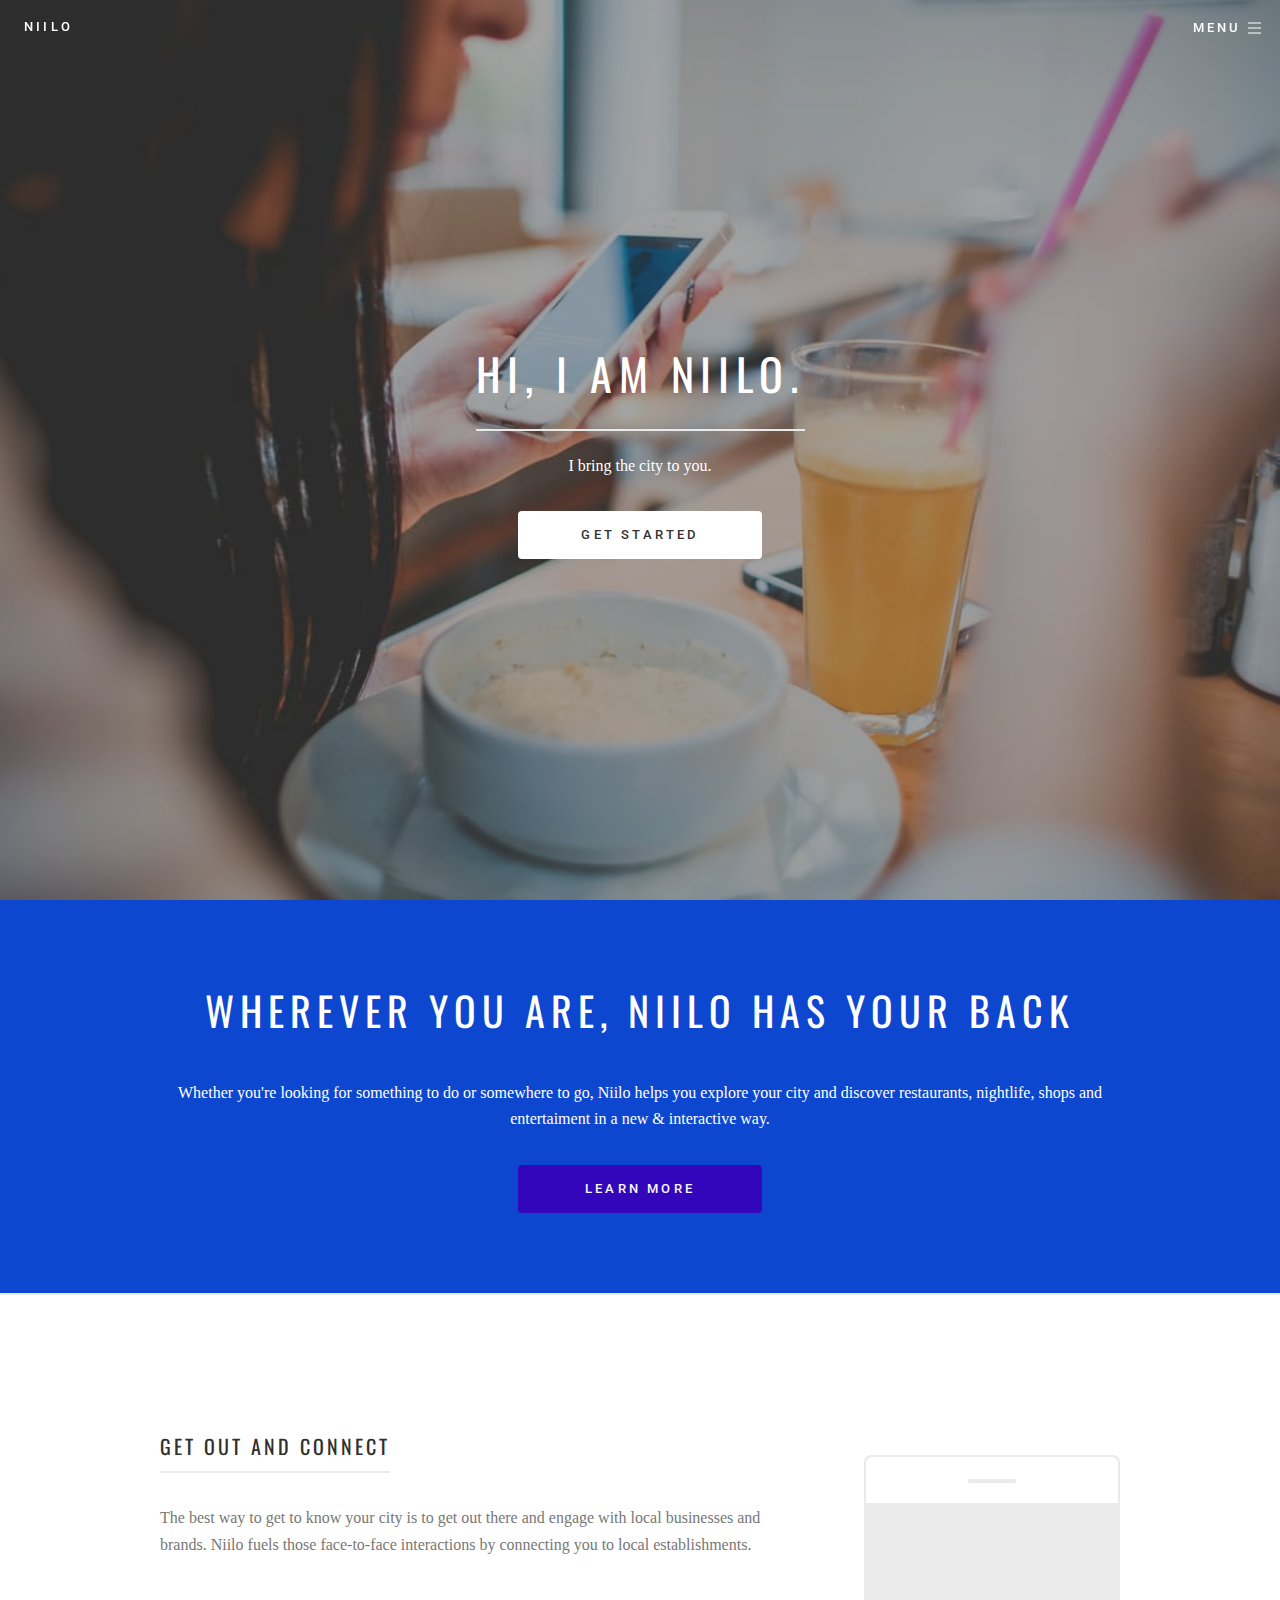
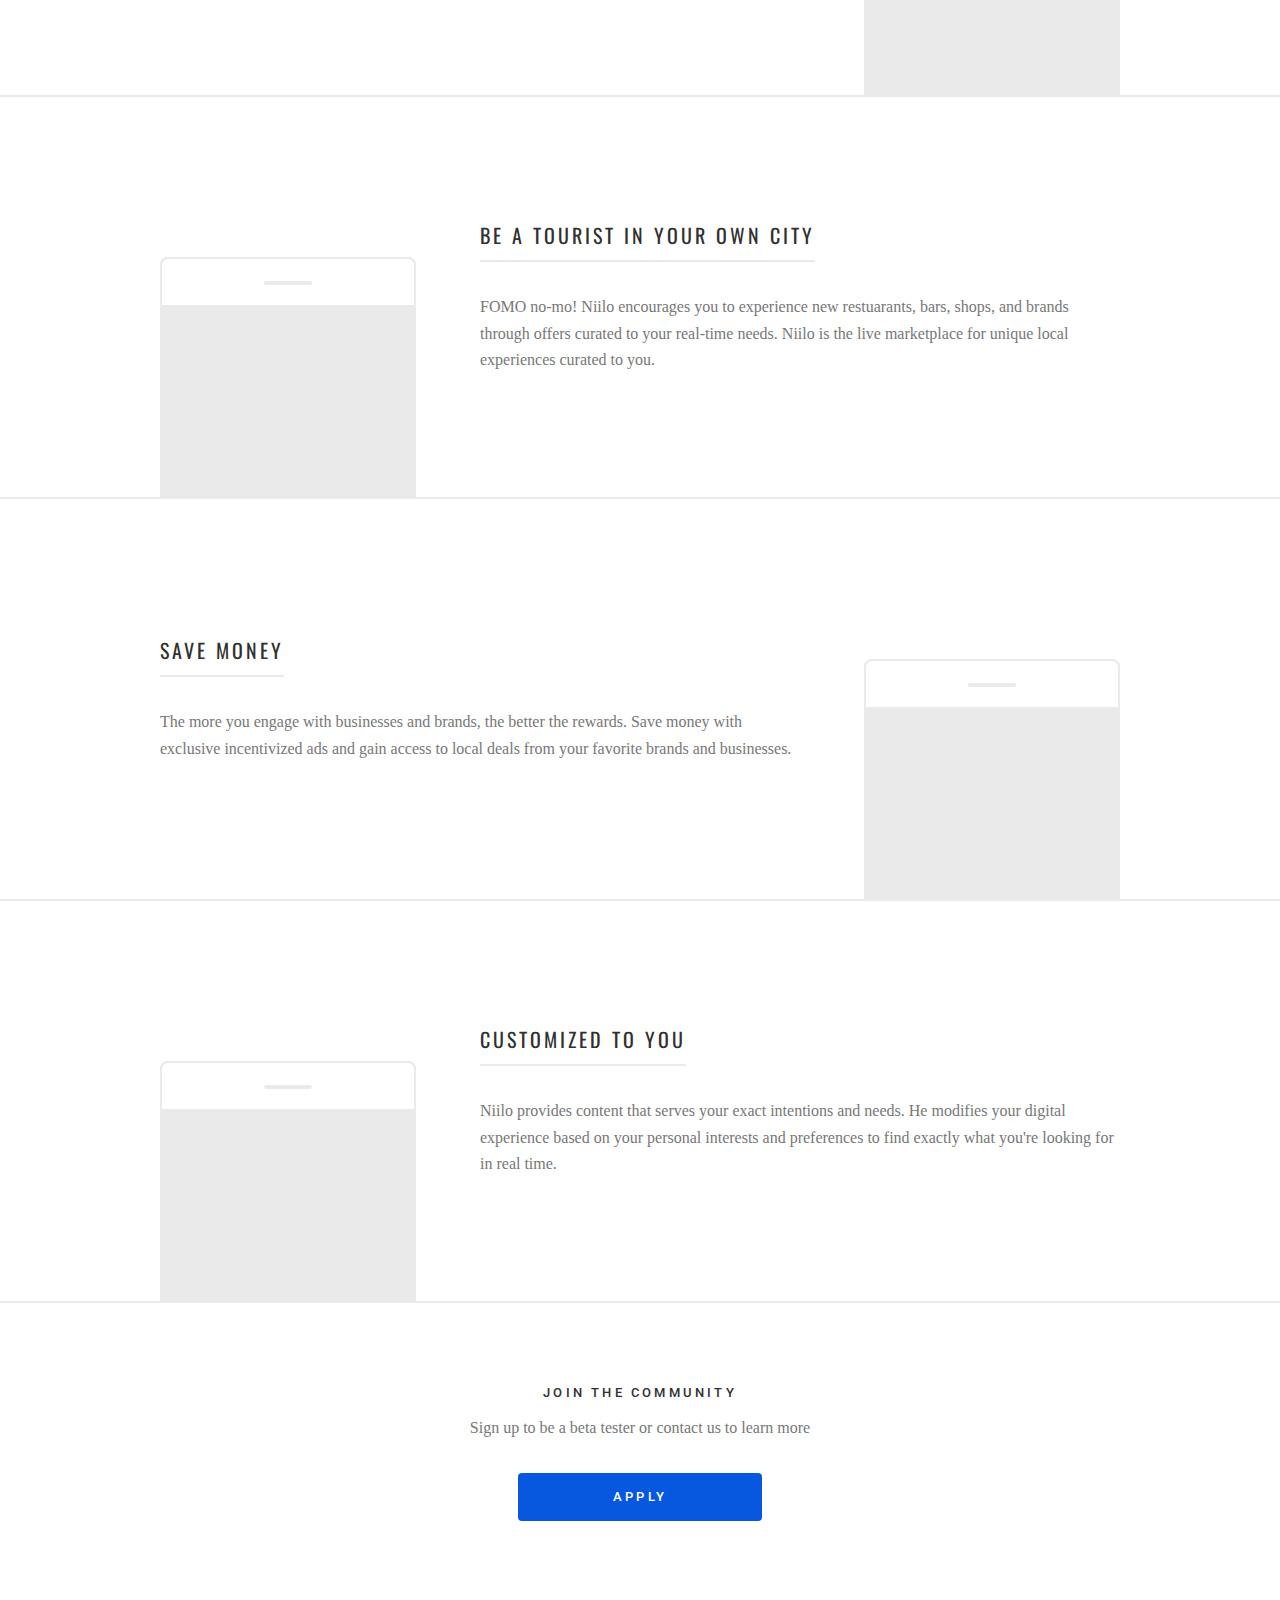
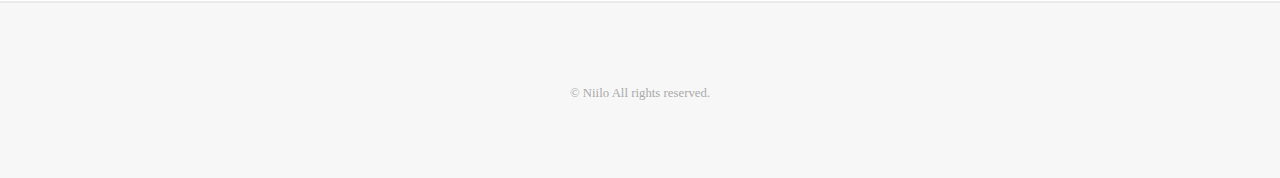
<file: index.html>
<!DOCTYPE HTML>
<!--
	Formula by Pixelarity
	pixelarity.com | hello@pixelarity.com
	License: pixelarity.com/license
-->
<html>
	<head>
		<title>Niilo</title>
		<meta charset="utf-8" />
		<meta name="viewport" content="width=device-width, initial-scale=1" />
		<!--[if lte IE 8]><script src="assets/js/ie/html5shiv.js"></script><![endif]-->
		<link rel="stylesheet" href="assets/css/main.css" />
		<!--[if lte IE 9]><link rel="stylesheet" href="assets/css/ie9.css" /><![endif]-->
		<!--[if lte IE 8]><link rel="stylesheet" href="assets/css/ie8.css" /><![endif]-->
	</head>
	<body>

		<!-- Page Wrapper -->
			<div id="page-wrapper">

				<!-- Header -->
					<header id="header">
						<a href="index.html" class="logo">Niilo</a>
						<nav>
							<ul>
								<li><a href="#menu">Menu</a></li>
							</ul>
						</nav>
					</header>

				<!-- Menu -->
					<nav id="menu">
						<ul class="links">
							<li><a href="index.html">Home</a></li>
							<li><a href="#">User</a></li>
							<li><a href="#">Business</a></li>
						</ul>
						<ul class="actions vertical">
							<li><a href="apply.html" class="button special fit">Apply</a></li>
						</ul>
					</nav>

				<!-- Banner -->
				<!--
					Note: If you'd like to use a video as your banner background, set the "data-video" attribute below
					to the full filename of your video, but *exclude* the file extension. The template will automatically
					generate a multi-format* <video> tag on platforms that support background videos, and simply skip the
					step on those that don't (falling back on whatever you've set as the background image).

					* Your video must be offered in both .mp4 and .webm formats to work everywhere.

					data-video="images/banner"
				-->
					<section id="banner" >
						<div class="inner">
							<header>
								<h1 id="userhead">Hi, I am Niilo.</h1>
								<p id="userhead">I bring the city to you.</p>
							</header>
							<ul class="actions">
								<li><a href="#" class="button special big">Get Started</a></li>
							</ul>
						</div>
						<a href="#one" class="more">Learn More</a>
					</section>



				<!-- Wrapper -->
					<div id="wrapper">

						<!--New Ashley Blue Div -->

						<section id="cta" class="main special">
							<div class="inner">
								<h1 id="cta"> Wherever you are, Niilo has your back </h1>
								<p id="userhead">Whether you're looking for something to do or somewhere to go, Niilo helps you explore your city and discover restaurants, nightlife, shops and entertaiment in a new & interactive way.</p>
								<ul class="actions vertical">
									<li><a href="#" class="button big">Learn More</a></li>
								</ul>
							</div>
						</section>



						<!-- One -->
							<section id="one" class="main">
								<div class="inner spotlight style1">
									<div class="content">
										<header>
											<h2>Get out and connect</h2>
										</header>
										<p>The best way to get to know your city is to get out there and engage with local businesses and brands. Niilo fuels those face-to-face interactions by connecting you to local establishments.</p>
									</div>
									<!--
										Note: You can replace the image below with a JPEG or PNG. Just make sure it's exactly
										320x340 or at least the same aspect ratio (16:17).
									-->
									<span class="image"><img src="images/pic01.svg" alt="" /></span>
								</div>
							</section>

						<!-- Two -->
							<section id="two" class="main">
								<div class="inner spotlight alt style2">
									<div class="content">
										<header>
											<h2>Be a tourist in your own city</h2>
										</header>
										<p>FOMO no-mo! Niilo encourages you to experience new restuarants, bars, shops, and brands through offers curated to your real-time needs. Niilo is the live marketplace for unique local experiences curated to you.</p>
									</div>
									<!--
										Note: You can replace the image below with a JPEG or PNG. Just make sure it's exactly
										320x340 or at least the same aspect ratio (16:17).
									-->
									<span class="image"><img src="images/pic02.svg" alt="" /></span>
								</div>
							</section>

						<!-- Three -->
							<section id="three" class="main">
								<div class="inner spotlight style3">
									<div class="content">
										<header>
											<h2>Save Money</h2>
										</header>
										<p>The more you engage with businesses and brands, the better the rewards. Save money with exclusive incentivized ads and gain access to local deals from your favorite brands and businesses.</p>
									</div>
									<!--
										Note: You can replace the image below with a JPEG or PNG. Just make sure it's exactly
										320x340 or at least the same aspect ratio (16:17).
									-->
									<span class="image"><img src="images/pic03.svg" alt="" /></span>
								</div>
							</section>
						<!-- Extra Ashley Section -->

						<section id="two" class="main">
							<div class="inner spotlight alt style2">
								<div class="content">
									<header>
										<h2>Customized to you</h2>
									</header>
									<p>Niilo provides content that serves your exact intentions and needs. He modifies your digital experience based on your personal interests and preferences to find exactly what you're looking for in real time.</p>
								</div>
								<!--
									Note: You can replace the image below with a JPEG or PNG. Just make sure it's exactly
									320x340 or at least the same aspect ratio (16:17).
								-->
								<span class="image"><img src="images/pic02.svg" alt="" /></span>
							</div>
						</section>


						<!-- CTA -->
							<section class="main special">
								<div class="inner">
									<h3> JOIN THE COMMUNITY </h3>
									<p>Sign up to be a beta tester or contact us
										to learn more</p>
									<ul class="actions vertical">
										<li><a href="apply.html" class="button special big">Apply</a></li>
									</ul>
								</div>
							</section>

					</div> <!-- Connects to "wrapper" -->

				<!-- Footer -->
					<footer id="footer">

						<p class="copyright">&copy; Niilo All rights reserved.</p>
					</footer>

			</div>

		<!-- Scripts -->
			<script src="assets/js/jquery.min.js"></script>
			<script src="assets/js/jquery.scrolly.min.js"></script>
			<script src="assets/js/jquery.scrollex.min.js"></script>
			<script src="assets/js/skel.min.js"></script>
			<script src="assets/js/util.js"></script>
			<!--[if lte IE 8]><script src="assets/js/ie/respond.min.js"></script><![endif]-->
			<script src="assets/js/main.js"></script>

	</body>
</html>
</file>
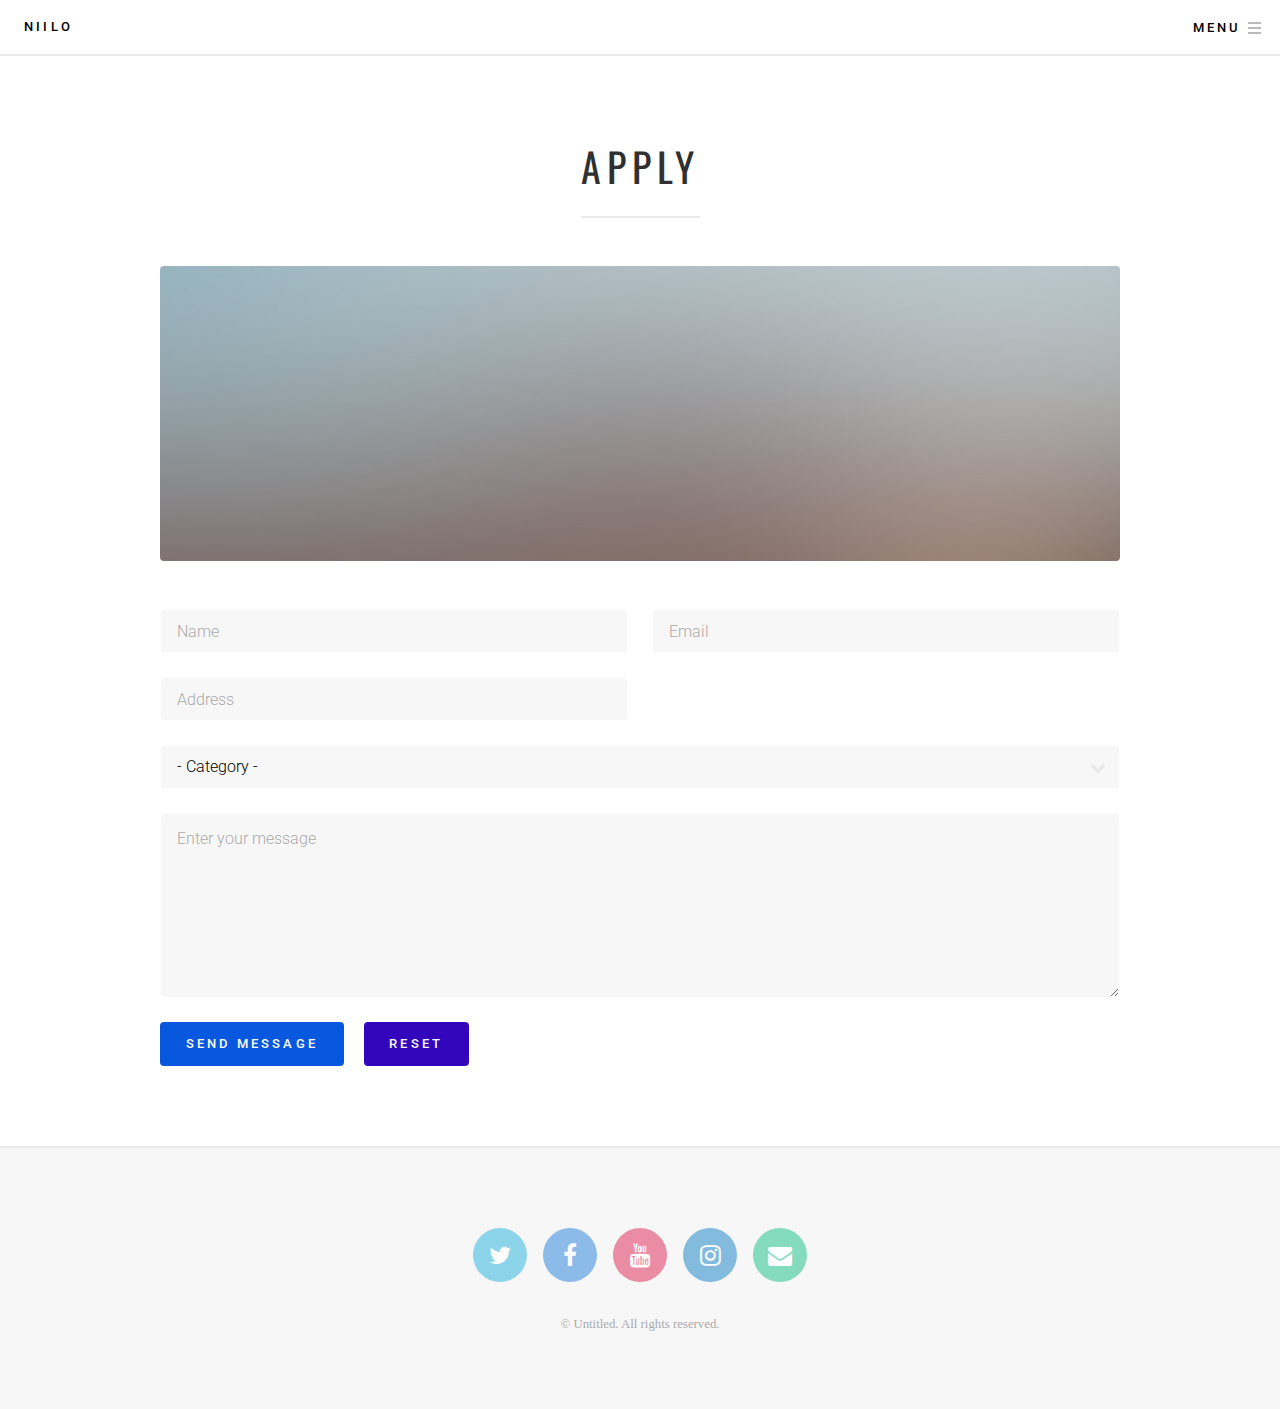
<file: apply.html>
<!DOCTYPE HTML>
<!--
	Formula by Pixelarity
	pixelarity.com | hello@pixelarity.com
	License: pixelarity.com/license
-->
<html>
	<head>
		<title>Apply to Niilo</title>
		<meta charset="utf-8" />
		<meta name="viewport" content="width=device-width, initial-scale=1" />
		<!--[if lte IE 8]><script src="assets/js/ie/html5shiv.js"></script><![endif]-->
		<link rel="stylesheet" href="assets/css/main.css" />
		<!--[if lte IE 9]><link rel="stylesheet" href="assets/css/ie9.css" /><![endif]-->
		<!--[if lte IE 8]><link rel="stylesheet" href="assets/css/ie8.css" /><![endif]-->
	</head>
	<body>

		<!-- Page Wrapper -->
			<div id="page-wrapper">

				<!-- Header -->
					<header id="header">
						<a href="index.html" class="logo">Niilo
						<nav>
							<ul>
								<li><a href="#menu">Menu</a></li>
							</ul>
						</nav>
					</header>

				<!-- Menu -->
					<nav id="menu">
						<ul class="links">
							<li><a href="index.html">Home</a></li>
							<li><a href="generic.html">User</a></li>
							<li><a href="elements.html">Business</a></li>
						</ul>
					</nav>

				<!-- Wrapper -->
					<div id="wrapper">

						<!-- Main -->
							<section id="main" class="main">
								<div class="inner">
									<header class="major">
										<h1>Apply</h1>
									</header>
									<span class="image main"><img src="images/pic04.jpg" alt="" /></span>

									<form method="post" action="http://formspree.io/andyanderson1818@gmail.com">
										<div class="row uniform">
											<div class="6u 12u$(xsmall)">
												<input type="text" name="name" value="" placeholder="Name" />
											</div>
											<div class="6u$ 12u$(xsmall)">
												<input type="email" name="email" value="" placeholder="Email" />
											</div>
											<div class="6u$ 12u$(xsmall)">
												<input type="text" name="address" value="" placeholder="Address" />
											</div>
											<!-- Break -->
											<div class="12u$">
												<div class="select-wrapper">
													<select name="category" id="category">
														<option value="">- Category -</option>
														<option value="1">Restaurant</option>
														<option value="1">Brewery</option>
														<option value="1">Winery</option>
														<option value="1">Bar</option>
														<option value="1">Lounge</option>
														<option value="1">Venue</option>
														<option value="1">Coffee Shop</option>
														<option value="1">Hospitality</option>
														<option value="1">Fashion/Beauty</option>
														<option value="1">Events</option>
														<option value="1">Other (Please Specify Below)</option>
													</select>
												</div>
											</div>

											<!-- Break -->

											<div class="12u$" id="niiloapply">
												<textarea name="message" id="message" placeholder="Enter your message" rows="6"></textarea>
											</div>

											<!-- Break -->

											<div class="12u$" >
												<ul class="actions">
													<li><input id="niiloapply" type="submit" value="Send Message" class="special" /></li>
													<li><input type="reset" value="Reset" /></li>
												</ul>
											</div>
										</div>
									</form>


								</div>
							</section>

					</div>

				<!-- Footer -->
					<footer id="footer">
						<div class="inner">
							<ul class="icons">
								<li><a href="#" class="icon alt fa-twitter"><span class="label">Twitter</span></a></li>
								<li><a href="#" class="icon alt fa-facebook"><span class="label">Facebook</span></a></li>
								<li><a href="#" class="icon alt fa-youtube"><span class="label">YouTube</span></a></li>
								<li><a href="#" class="icon alt fa-instagram"><span class="label">Instagram</span></a></li>
								<li><a href="#" class="icon alt fa-envelope"><span class="label">Email</span></a></li>
							</ul>
						</div>
						<p class="copyright">&copy; Untitled. All rights reserved.</p>
					</footer>

			</div>

		<!-- Scripts -->
			<script src="assets/js/jquery.min.js"></script>
			<script src="assets/js/jquery.scrolly.min.js"></script>
			<script src="assets/js/jquery.scrollex.min.js"></script>
			<script src="assets/js/skel.min.js"></script>
			<script src="assets/js/util.js"></script>
			<!--[if lte IE 8]><script src="assets/js/ie/respond.min.js"></script><![endif]-->
			<script src="assets/js/main.js"></script>

	</body>
</html>
</file>
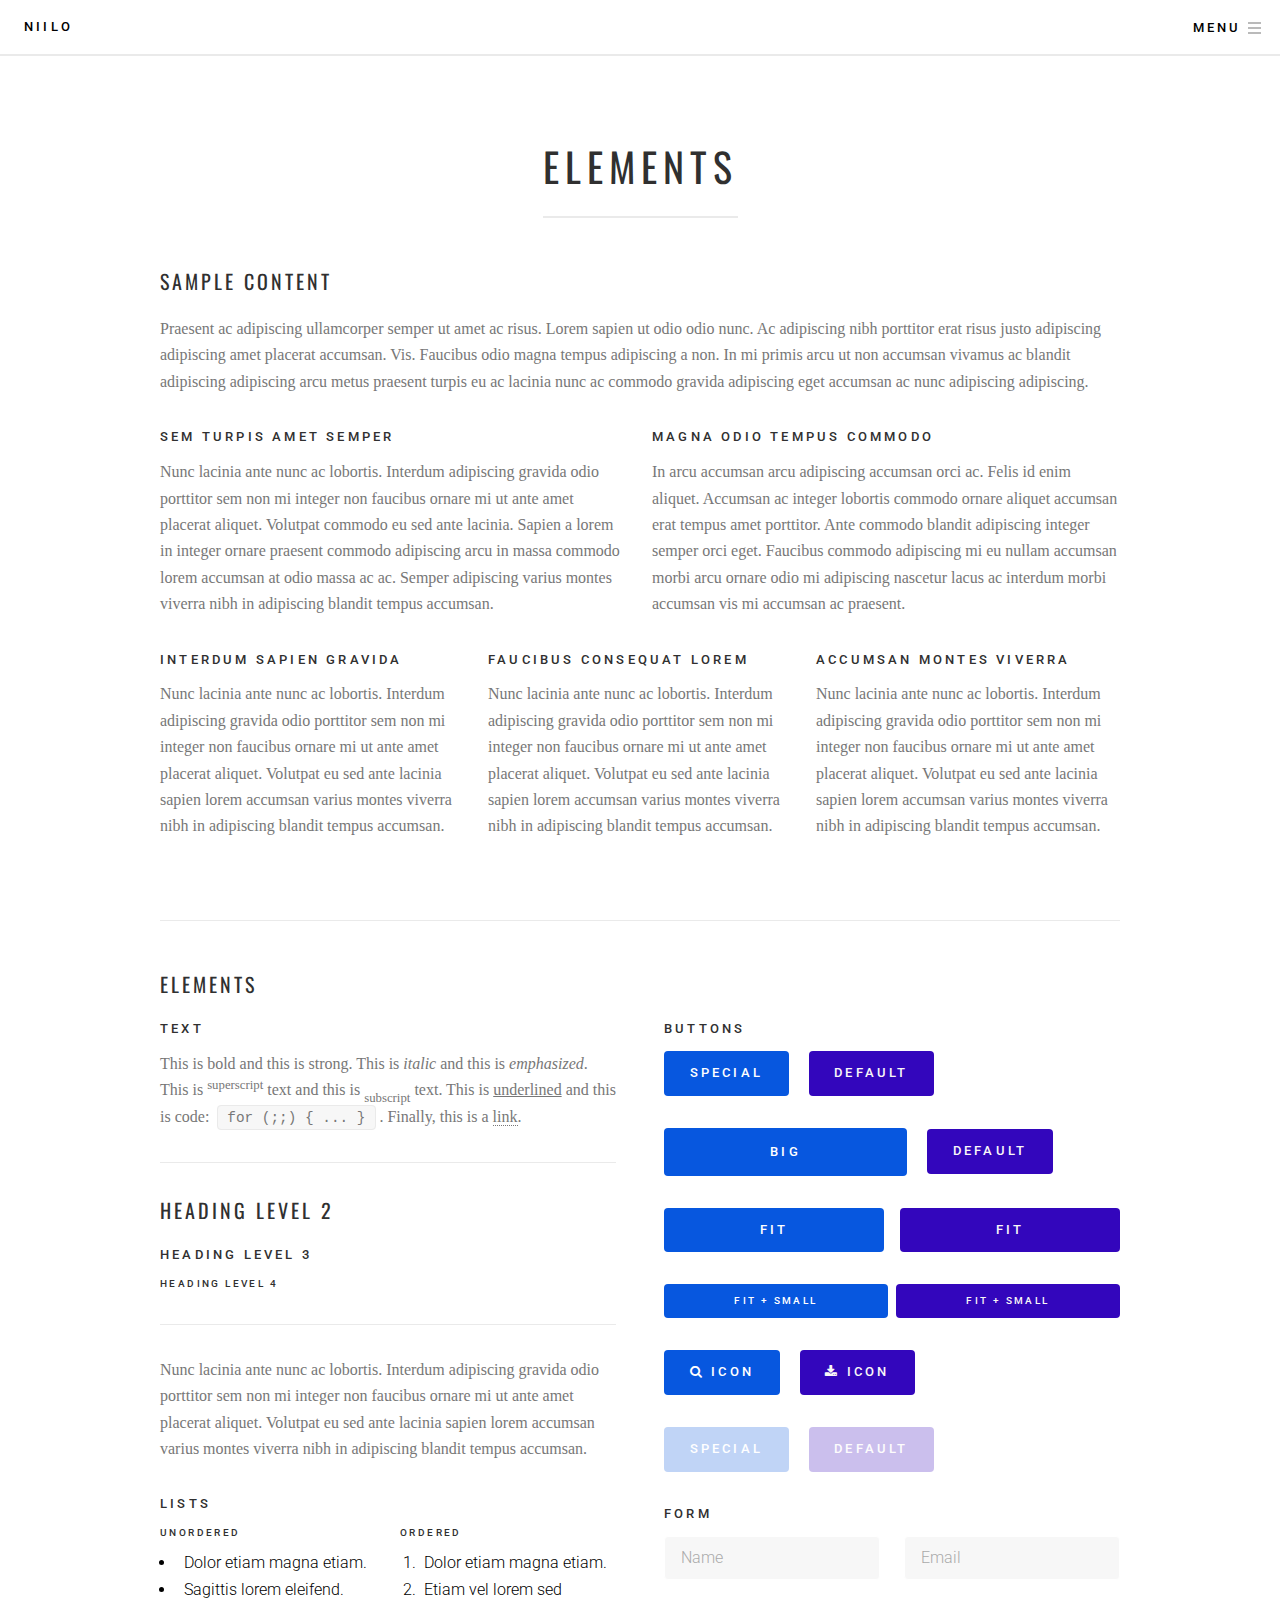
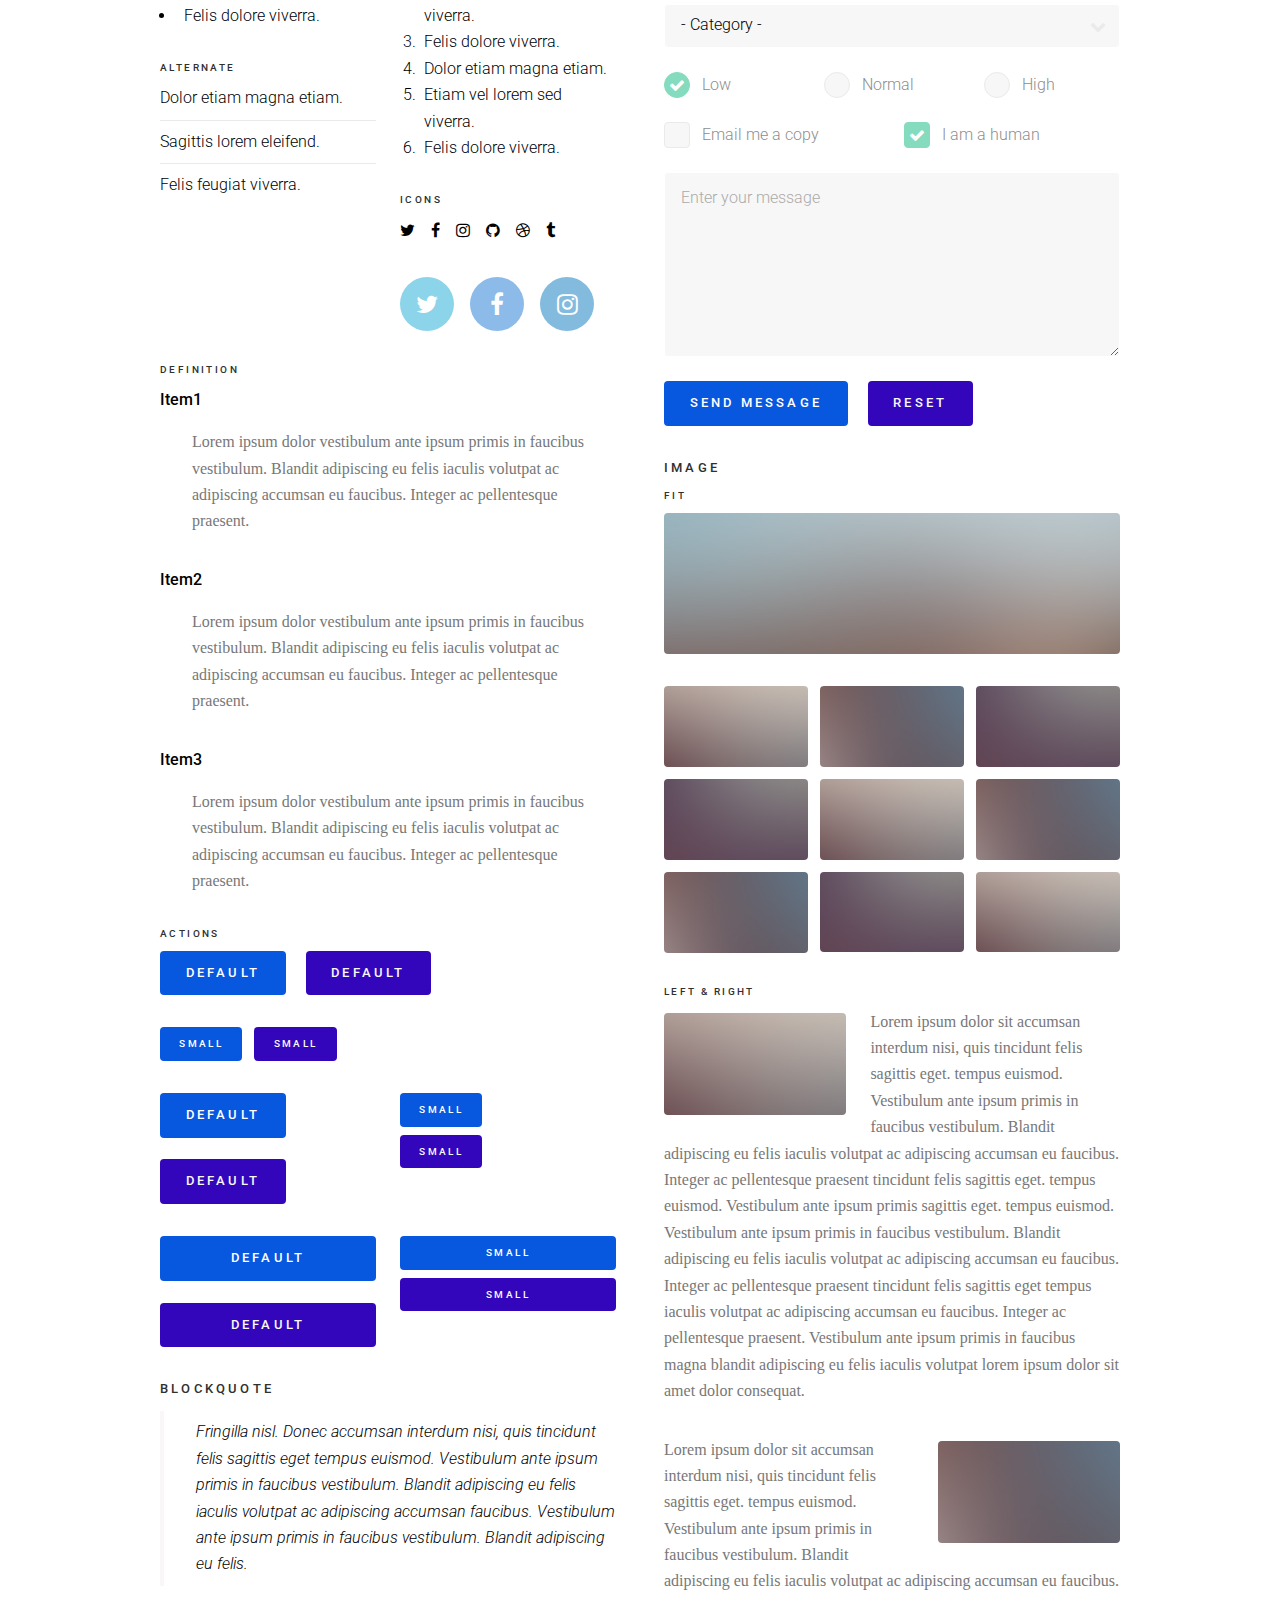
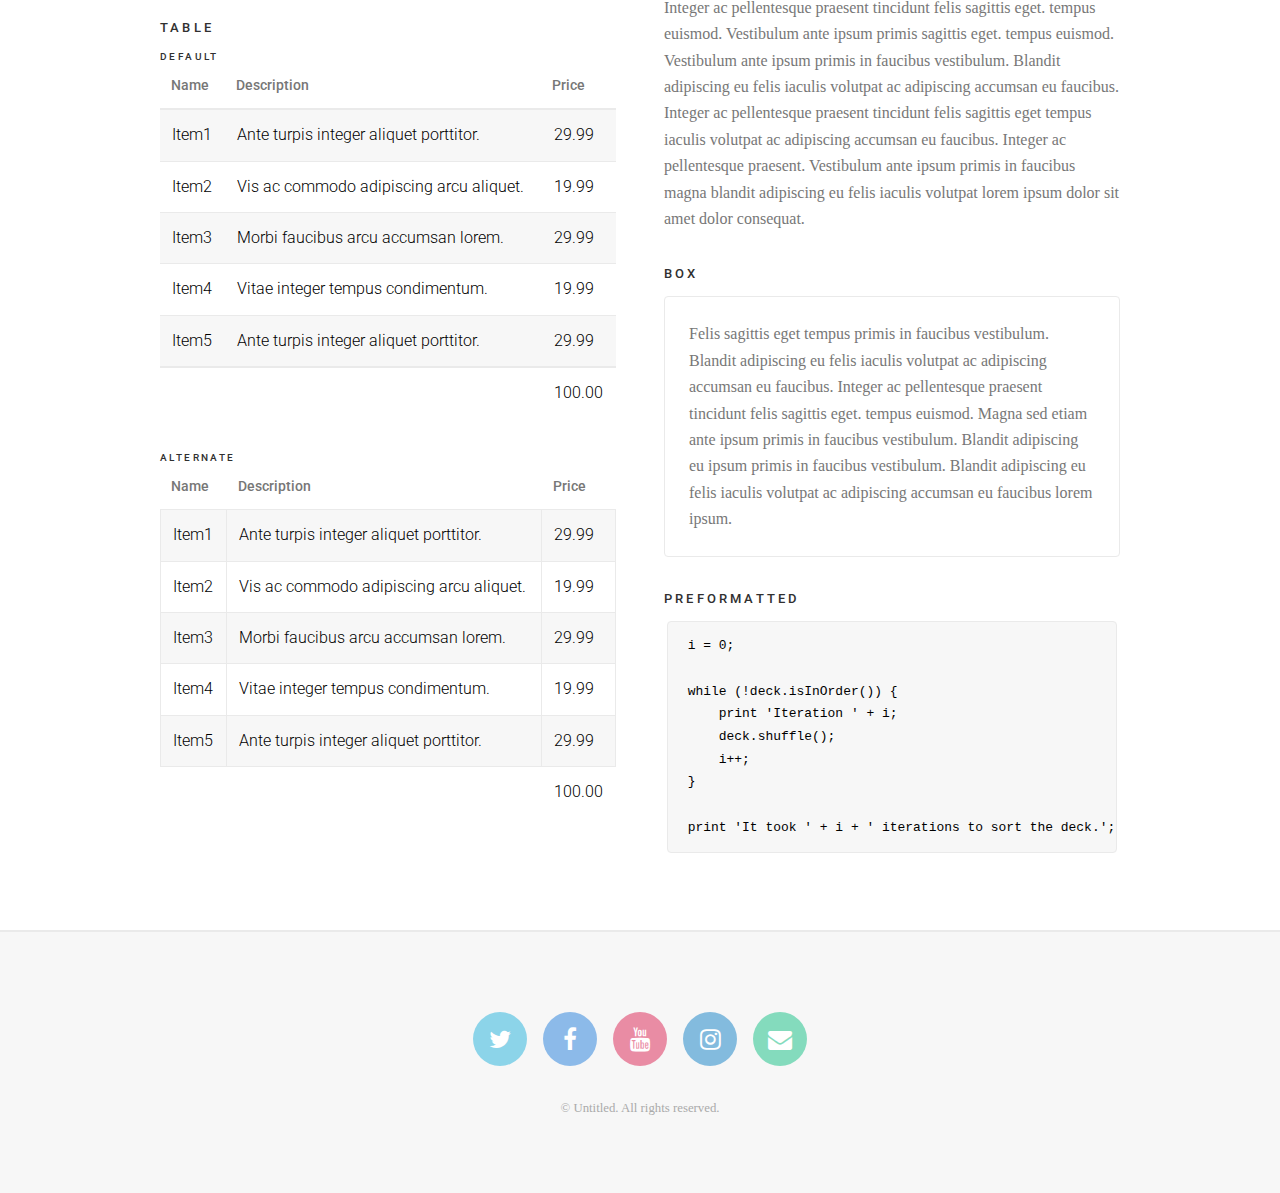
<file: elements.html>
<!DOCTYPE HTML>
<!--
	Formula by Pixelarity
	pixelarity.com | hello@pixelarity.com
	License: pixelarity.com/license
-->
<html>
	<head>
		<title>Niilo Sign Up</title>
		<meta charset="utf-8" />
		<meta name="viewport" content="width=device-width, initial-scale=1" />
		<!--[if lte IE 8]><script src="assets/js/ie/html5shiv.js"></script><![endif]-->
		<link rel="stylesheet" href="assets/css/main.css" />
		<!--[if lte IE 9]><link rel="stylesheet" href="assets/css/ie9.css" /><![endif]-->
		<!--[if lte IE 8]><link rel="stylesheet" href="assets/css/ie8.css" /><![endif]-->
	</head>
	<body>

		<!-- Page Wrapper -->
			<div id="page-wrapper">

				<!-- Header -->
					<header id="header">
						<a href="index.html" class="logo">Niilo</a>
						<nav>
							<ul>
								<li><a href="#menu">Menu</a></li>
							</ul>
						</nav>
					</header>

				<!-- Menu -->
					<nav id="menu">
						<ul class="links">
							<li><a href="index.html">Home</a></li>
							<li><a href="generic.html">About Us</a></li>
							<li><a href="elements.html">Sign Up</a></li>
						</ul>
						<ul class="actions vertical">
							<li><a href="#" class="button special fit">Sign Up</a></li>
							<li><a href="#" class="button fit">Log In</a></li>
						</ul>
					</nav>

				<!-- Wrapper -->
					<div id="wrapper">

						<!-- Main -->
							<section id="main" class="main">
								<div class="inner">
									<header class="major">
										<h1>Elements</h1>
									</header>

									<!-- Content -->
										<h2 id="content">Sample Content</h2>
										<p>Praesent ac adipiscing ullamcorper semper ut amet ac risus. Lorem sapien ut odio odio nunc. Ac adipiscing nibh porttitor erat risus justo adipiscing adipiscing amet placerat accumsan. Vis. Faucibus odio magna tempus adipiscing a non. In mi primis arcu ut non accumsan vivamus ac blandit adipiscing adipiscing arcu metus praesent turpis eu ac lacinia nunc ac commodo gravida adipiscing eget accumsan ac nunc adipiscing adipiscing.</p>
										<div class="row">
											<div class="6u 12u$(small)">
												<h3>Sem turpis amet semper</h3>
												<p>Nunc lacinia ante nunc ac lobortis. Interdum adipiscing gravida odio porttitor sem non mi integer non faucibus ornare mi ut ante amet placerat aliquet. Volutpat commodo eu sed ante lacinia. Sapien a lorem in integer ornare praesent commodo adipiscing arcu in massa commodo lorem accumsan at odio massa ac ac. Semper adipiscing varius montes viverra nibh in adipiscing blandit tempus accumsan.</p>
											</div>
											<div class="6u$ 12u$(small)">
												<h3>Magna odio tempus commodo</h3>
												<p>In arcu accumsan arcu adipiscing accumsan orci ac. Felis id enim aliquet. Accumsan ac integer lobortis commodo ornare aliquet accumsan erat tempus amet porttitor. Ante commodo blandit adipiscing integer semper orci eget. Faucibus commodo adipiscing mi eu nullam accumsan morbi arcu ornare odio mi adipiscing nascetur lacus ac interdum morbi accumsan vis mi accumsan ac praesent.</p>
											</div>
											<!-- Break -->
											<div class="4u 12u$(medium)">
												<h3>Interdum sapien gravida</h3>
												<p>Nunc lacinia ante nunc ac lobortis. Interdum adipiscing gravida odio porttitor sem non mi integer non faucibus ornare mi ut ante amet placerat aliquet. Volutpat eu sed ante lacinia sapien lorem accumsan varius montes viverra nibh in adipiscing blandit tempus accumsan.</p>
											</div>
											<div class="4u 12u$(medium)">
												<h3>Faucibus consequat lorem</h3>
												<p>Nunc lacinia ante nunc ac lobortis. Interdum adipiscing gravida odio porttitor sem non mi integer non faucibus ornare mi ut ante amet placerat aliquet. Volutpat eu sed ante lacinia sapien lorem accumsan varius montes viverra nibh in adipiscing blandit tempus accumsan.</p>
											</div>
											<div class="4u$ 12u$(medium)">
												<h3>Accumsan montes viverra</h3>
												<p>Nunc lacinia ante nunc ac lobortis. Interdum adipiscing gravida odio porttitor sem non mi integer non faucibus ornare mi ut ante amet placerat aliquet. Volutpat eu sed ante lacinia sapien lorem accumsan varius montes viverra nibh in adipiscing blandit tempus accumsan.</p>
											</div>
										</div>

									<hr class="major" />

									<!-- Elements -->
										<h2 id="elements">Elements</h2>
										<div class="row 200%">
											<div class="6u 12u$(medium)">

												<!-- Text stuff -->
													<h3>Text</h3>
													<p>This is <b>bold</b> and this is <strong>strong</strong>. This is <i>italic</i> and this is <em>emphasized</em>.
													This is <sup>superscript</sup> text and this is <sub>subscript</sub> text.
													This is <u>underlined</u> and this is code: <code>for (;;) { ... }</code>.
													Finally, this is a <a href="#">link</a>.</p>
													<hr />
													<h2>Heading Level 2</h2>
													<h3>Heading Level 3</h3>
													<h4>Heading Level 4</h4>
													<hr />
													<p>Nunc lacinia ante nunc ac lobortis. Interdum adipiscing gravida odio porttitor sem non mi integer non faucibus ornare mi ut ante amet placerat aliquet. Volutpat eu sed ante lacinia sapien lorem accumsan varius montes viverra nibh in adipiscing blandit tempus accumsan.</p>

												<!-- Lists -->
													<h3>Lists</h3>
													<div class="row">
														<div class="6u 12u$(small)">

															<h4>Unordered</h4>
															<ul>
																<li>Dolor etiam magna etiam.</li>
																<li>Sagittis lorem eleifend.</li>
																<li>Felis dolore viverra.</li>
															</ul>

															<h4>Alternate</h4>
															<ul class="alt">
																<li>Dolor etiam magna etiam.</li>
																<li>Sagittis lorem eleifend.</li>
																<li>Felis feugiat viverra.</li>
															</ul>

														</div>
														<div class="6u$ 12u$(small)">

															<h4>Ordered</h4>
															<ol>
																<li>Dolor etiam magna etiam.</li>
																<li>Etiam vel lorem sed viverra.</li>
																<li>Felis dolore viverra.</li>
																<li>Dolor etiam magna etiam.</li>
																<li>Etiam vel lorem sed viverra.</li>
																<li>Felis dolore viverra.</li>
															</ol>

															<h4>Icons</h4>
															<ul class="icons">
																<li><a href="#" class="icon fa-twitter"><span class="label">Twitter</span></a></li>
																<li><a href="#" class="icon fa-facebook"><span class="label">Facebook</span></a></li>
																<li><a href="#" class="icon fa-instagram"><span class="label">Instagram</span></a></li>
																<li><a href="#" class="icon fa-github"><span class="label">Github</span></a></li>
																<li><a href="#" class="icon fa-dribbble"><span class="label">Dribbble</span></a></li>
																<li><a href="#" class="icon fa-tumblr"><span class="label">Tumblr</span></a></li>
															</ul>
															<ul class="icons">
																<li><a href="#" class="icon alt fa-twitter"><span class="label">Twitter</span></a></li>
																<li><a href="#" class="icon alt fa-facebook"><span class="label">Facebook</span></a></li>
																<li><a href="#" class="icon alt fa-instagram"><span class="label">Instagram</span></a></li>
															</ul>

														</div>
													</div>
													<h4>Definition</h4>
													<dl>
														<dt>Item1</dt>
														<dd>
															<p>Lorem ipsum dolor vestibulum ante ipsum primis in faucibus vestibulum. Blandit adipiscing eu felis iaculis volutpat ac adipiscing accumsan eu faucibus. Integer ac pellentesque praesent.</p>
														</dd>
														<dt>Item2</dt>
														<dd>
															<p>Lorem ipsum dolor vestibulum ante ipsum primis in faucibus vestibulum. Blandit adipiscing eu felis iaculis volutpat ac adipiscing accumsan eu faucibus. Integer ac pellentesque praesent.</p>
														</dd>
														<dt>Item3</dt>
														<dd>
															<p>Lorem ipsum dolor vestibulum ante ipsum primis in faucibus vestibulum. Blandit adipiscing eu felis iaculis volutpat ac adipiscing accumsan eu faucibus. Integer ac pellentesque praesent.</p>
														</dd>
													</dl>

													<h4>Actions</h4>
													<ul class="actions">
														<li><a href="#" class="button special">Default</a></li>
														<li><a href="#" class="button">Default</a></li>
													</ul>
													<ul class="actions small">
														<li><a href="#" class="button special small">Small</a></li>
														<li><a href="#" class="button small">Small</a></li>
													</ul>
													<div class="row">
														<div class="6u 12u$(small)">
															<ul class="actions vertical">
																<li><a href="#" class="button special">Default</a></li>
																<li><a href="#" class="button">Default</a></li>
															</ul>
														</div>
														<div class="6u$ 12u$(small)">
															<ul class="actions vertical small">
																<li><a href="#" class="button special small">Small</a></li>
																<li><a href="#" class="button small">Small</a></li>
															</ul>
														</div>
														<div class="6u 12u$(small)">
															<ul class="actions vertical">
																<li><a href="#" class="button special fit">Default</a></li>
																<li><a href="#" class="button fit">Default</a></li>
															</ul>
														</div>
														<div class="6u$ 12u$(small)">
															<ul class="actions vertical small">
																<li><a href="#" class="button special small fit">Small</a></li>
																<li><a href="#" class="button small fit">Small</a></li>
															</ul>
														</div>
													</div>

												<!-- Blockquote -->
													<h3>Blockquote</h3>
													<blockquote>Fringilla nisl. Donec accumsan interdum nisi, quis tincidunt felis sagittis eget tempus euismod. Vestibulum ante ipsum primis in faucibus vestibulum. Blandit adipiscing eu felis iaculis volutpat ac adipiscing accumsan faucibus. Vestibulum ante ipsum primis in faucibus vestibulum. Blandit adipiscing eu felis.</blockquote>

												<!-- Table -->
													<h3>Table</h3>

													<h4>Default</h4>
													<div class="table-wrapper">
														<table>
															<thead>
																<tr>
																	<th>Name</th>
																	<th>Description</th>
																	<th>Price</th>
																</tr>
															</thead>
															<tbody>
																<tr>
																	<td>Item1</td>
																	<td>Ante turpis integer aliquet porttitor.</td>
																	<td>29.99</td>
																</tr>
																<tr>
																	<td>Item2</td>
																	<td>Vis ac commodo adipiscing arcu aliquet.</td>
																	<td>19.99</td>
																</tr>
																<tr>
																	<td>Item3</td>
																	<td> Morbi faucibus arcu accumsan lorem.</td>
																	<td>29.99</td>
																</tr>
																<tr>
																	<td>Item4</td>
																	<td>Vitae integer tempus condimentum.</td>
																	<td>19.99</td>
																</tr>
																<tr>
																	<td>Item5</td>
																	<td>Ante turpis integer aliquet porttitor.</td>
																	<td>29.99</td>
																</tr>
															</tbody>
															<tfoot>
																<tr>
																	<td colspan="2"></td>
																	<td>100.00</td>
																</tr>
															</tfoot>
														</table>
													</div>

													<h4>Alternate</h4>
													<div class="table-wrapper">
														<table class="alt">
															<thead>
																<tr>
																	<th>Name</th>
																	<th>Description</th>
																	<th>Price</th>
																</tr>
															</thead>
															<tbody>
																<tr>
																	<td>Item1</td>
																	<td>Ante turpis integer aliquet porttitor.</td>
																	<td>29.99</td>
																</tr>
																<tr>
																	<td>Item2</td>
																	<td>Vis ac commodo adipiscing arcu aliquet.</td>
																	<td>19.99</td>
																</tr>
																<tr>
																	<td>Item3</td>
																	<td> Morbi faucibus arcu accumsan lorem.</td>
																	<td>29.99</td>
																</tr>
																<tr>
																	<td>Item4</td>
																	<td>Vitae integer tempus condimentum.</td>
																	<td>19.99</td>
																</tr>
																<tr>
																	<td>Item5</td>
																	<td>Ante turpis integer aliquet porttitor.</td>
																	<td>29.99</td>
																</tr>
															</tbody>
															<tfoot>
																<tr>
																	<td colspan="2"></td>
																	<td>100.00</td>
																</tr>
															</tfoot>
														</table>
													</div>

											</div>
											<div class="6u$ 12u$(medium)">

												<!-- Buttons -->
													<h3>Buttons</h3>
													<ul class="actions">
														<li><a href="#" class="button special">Special</a></li>
														<li><a href="#" class="button">Default</a></li>
													</ul>
													<ul class="actions">
														<li><a href="#" class="button special big">Big</a></li>
														<li><a href="#" class="button">Default</a></li>
													</ul>
													<ul class="actions fit">
														<li><a href="#" class="button special fit">Fit</a></li>
														<li><a href="#" class="button fit">Fit</a></li>
													</ul>
													<ul class="actions fit small">
														<li><a href="#" class="button special fit small">Fit + Small</a></li>
														<li><a href="#" class="button fit small">Fit + Small</a></li>
													</ul>
													<ul class="actions">
														<li><a href="#" class="button special icon fa-search">Icon</a></li>
														<li><a href="#" class="button icon fa-download">Icon</a></li>
													</ul>
													<ul class="actions">
														<li><span class="button special disabled">Special</span></li>
														<li><span class="button disabled">Default</span></li>
													</ul>

												<!-- Form -->
													<h3>Form</h3>

													<form method="post" action="#">
														<div class="row uniform">
															<div class="6u 12u$(xsmall)">
																<input type="text" name="name" id="name" value="" placeholder="Name" />
															</div>
															<div class="6u$ 12u$(xsmall)">
																<input type="email" name="email" id="email" value="" placeholder="Email" />
															</div>
															<!-- Break -->
															<div class="12u$">
																<div class="select-wrapper">
																	<select name="category" id="category">
																		<option value="">- Category -</option>
																		<option value="1">Manufacturing</option>
																		<option value="1">Shipping</option>
																		<option value="1">Administration</option>
																		<option value="1">Human Resources</option>
																	</select>
																</div>
															</div>
															<!-- Break -->
															<div class="4u 12u$(small)">
																<input type="radio" id="priority-low" name="priority" checked>
																<label for="priority-low">Low</label>
															</div>
															<div class="4u 12u$(small)">
																<input type="radio" id="priority-normal" name="priority">
																<label for="priority-normal">Normal</label>
															</div>
															<div class="4u$ 12u$(small)">
																<input type="radio" id="priority-high" name="priority">
																<label for="priority-high">High</label>
															</div>
															<!-- Break -->
															<div class="6u 12u$(small)">
																<input type="checkbox" id="copy" name="copy">
																<label for="copy">Email me a copy</label>
															</div>
															<div class="6u$ 12u$(small)">
																<input type="checkbox" id="human" name="human" checked>
																<label for="human">I am a human</label>
															</div>
															<!-- Break -->
															<div class="12u$">
																<textarea name="message" id="message" placeholder="Enter your message" rows="6"></textarea>
															</div>
															<!-- Break -->
															<div class="12u$">
																<ul class="actions">
																	<li><input type="submit" value="Send Message" class="special" /></li>
																	<li><input type="reset" value="Reset" /></li>
																</ul>
															</div>
														</div>
													</form>

												<!-- Image -->
													<h3>Image</h3>

													<h4>Fit</h4>
													<span class="image fit"><img src="images/pic04.jpg" alt="" /></span>
													<div class="box alt">
														<div class="row 50% uniform">
															<div class="4u"><span class="image fit"><img src="images/pic05.jpg" alt="" /></span></div>
															<div class="4u"><span class="image fit"><img src="images/pic06.jpg" alt="" /></span></div>
															<div class="4u$"><span class="image fit"><img src="images/pic07.jpg" alt="" /></span></div>
															<!-- Break -->
															<div class="4u"><span class="image fit"><img src="images/pic07.jpg" alt="" /></span></div>
															<div class="4u"><span class="image fit"><img src="images/pic05.jpg" alt="" /></span></div>
															<div class="4u$"><span class="image fit"><img src="images/pic06.jpg" alt="" /></span></div>
															<!-- Break -->
															<div class="4u"><span class="image fit"><img src="images/pic06.jpg" alt="" /></span></div>
															<div class="4u"><span class="image fit"><img src="images/pic07.jpg" alt="" /></span></div>
															<div class="4u$"><span class="image fit"><img src="images/pic05.jpg" alt="" /></span></div>
														</div>
													</div>

													<h4>Left &amp; Right</h4>
													<p><span class="image left"><img src="images/pic05.jpg" alt="" /></span>Lorem ipsum dolor sit accumsan interdum nisi, quis tincidunt felis sagittis eget. tempus euismod. Vestibulum ante ipsum primis in faucibus vestibulum. Blandit adipiscing eu felis iaculis volutpat ac adipiscing accumsan eu faucibus. Integer ac pellentesque praesent tincidunt felis sagittis eget. tempus euismod. Vestibulum ante ipsum primis sagittis eget. tempus euismod. Vestibulum ante ipsum primis in faucibus vestibulum. Blandit adipiscing eu felis iaculis volutpat ac adipiscing accumsan eu faucibus. Integer ac pellentesque praesent tincidunt felis sagittis eget tempus iaculis volutpat ac adipiscing accumsan eu faucibus. Integer ac pellentesque praesent. Vestibulum ante ipsum primis in faucibus magna blandit adipiscing eu felis iaculis volutpat lorem ipsum dolor sit amet dolor consequat.</p>
													<p><span class="image right"><img src="images/pic06.jpg" alt="" /></span>Lorem ipsum dolor sit accumsan interdum nisi, quis tincidunt felis sagittis eget. tempus euismod. Vestibulum ante ipsum primis in faucibus vestibulum. Blandit adipiscing eu felis iaculis volutpat ac adipiscing accumsan eu faucibus. Integer ac pellentesque praesent tincidunt felis sagittis eget. tempus euismod. Vestibulum ante ipsum primis sagittis eget. tempus euismod. Vestibulum ante ipsum primis in faucibus vestibulum. Blandit adipiscing eu felis iaculis volutpat ac adipiscing accumsan eu faucibus. Integer ac pellentesque praesent tincidunt felis sagittis eget tempus iaculis volutpat ac adipiscing accumsan eu faucibus. Integer ac pellentesque praesent. Vestibulum ante ipsum primis in faucibus magna blandit adipiscing eu felis iaculis volutpat lorem ipsum dolor sit amet dolor consequat.</p>

												<!-- Box -->
													<h3>Box</h3>
													<div class="box">
														<p>Felis sagittis eget tempus primis in faucibus vestibulum. Blandit adipiscing eu felis iaculis volutpat ac adipiscing accumsan eu faucibus. Integer ac pellentesque praesent tincidunt felis sagittis eget. tempus euismod. Magna sed etiam ante ipsum primis in faucibus vestibulum. Blandit adipiscing eu ipsum primis in faucibus vestibulum. Blandit adipiscing eu felis iaculis volutpat ac adipiscing accumsan eu faucibus lorem ipsum.</p>
													</div>

												<!-- Preformatted Code -->
													<h3>Preformatted</h3>
													<pre><code>i = 0;

while (!deck.isInOrder()) {
    print 'Iteration ' + i;
    deck.shuffle();
    i++;
}

print 'It took ' + i + ' iterations to sort the deck.';
</code></pre>

											</div>
										</div>


								</div>
							</section>

					</div>

				<!-- Footer -->
					<footer id="footer">
						<div class="inner">
							<ul class="icons">
								<li><a href="#" class="icon alt fa-twitter"><span class="label">Twitter</span></a></li>
								<li><a href="#" class="icon alt fa-facebook"><span class="label">Facebook</span></a></li>
								<li><a href="#" class="icon alt fa-youtube"><span class="label">YouTube</span></a></li>
								<li><a href="#" class="icon alt fa-instagram"><span class="label">Instagram</span></a></li>
								<li><a href="#" class="icon alt fa-envelope"><span class="label">Email</span></a></li>
							</ul>
						</div>
						<p class="copyright">&copy; Untitled. All rights reserved.</p>
					</footer>

			</div>

		<!-- Scripts -->
			<script src="assets/js/jquery.min.js"></script>
			<script src="assets/js/jquery.scrolly.min.js"></script>
			<script src="assets/js/jquery.scrollex.min.js"></script>
			<script src="assets/js/skel.min.js"></script>
			<script src="assets/js/util.js"></script>
			<!--[if lte IE 8]><script src="assets/js/ie/respond.min.js"></script><![endif]-->
			<script src="assets/js/main.js"></script>

	</body>
</html>
</file>
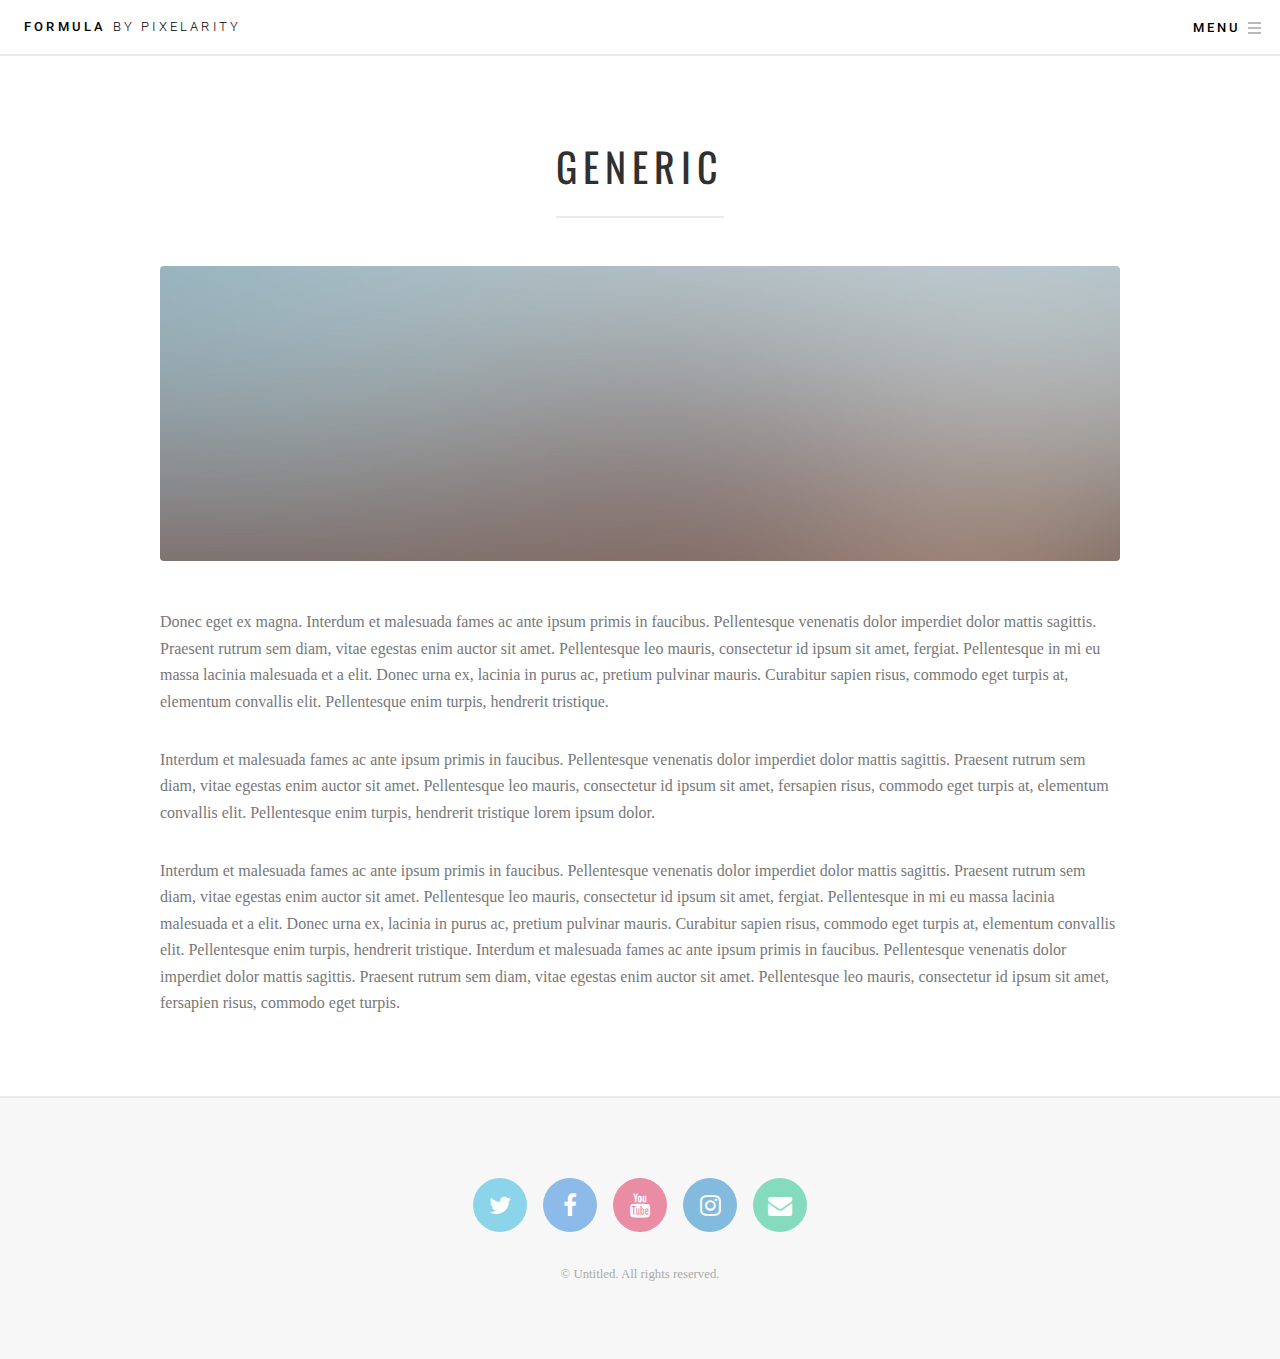
<file: generic.html>
<!DOCTYPE HTML>
<!--
	Formula by Pixelarity
	pixelarity.com | hello@pixelarity.com
	License: pixelarity.com/license
-->
<html>
	<head>
		<title>Untitled</title>
		<meta charset="utf-8" />
		<meta name="viewport" content="width=device-width, initial-scale=1" />
		<!--[if lte IE 8]><script src="assets/js/ie/html5shiv.js"></script><![endif]-->
		<link rel="stylesheet" href="assets/css/main.css" />
		<!--[if lte IE 9]><link rel="stylesheet" href="assets/css/ie9.css" /><![endif]-->
		<!--[if lte IE 8]><link rel="stylesheet" href="assets/css/ie8.css" /><![endif]-->
	</head>
	<body>

		<!-- Page Wrapper -->
			<div id="page-wrapper">

				<!-- Header -->
					<header id="header">
						<a href="index.html" class="logo">Formula <span>by Pixelarity</span></a>
						<nav>
							<ul>
								<li><a href="#menu">Menu</a></li>
							</ul>
						</nav>
					</header>

				<!-- Menu -->
					<nav id="menu">
						<ul class="links">
							<li><a href="index.html">Home</a></li>
							<li><a href="generic.html">Generic</a></li>
							<li><a href="elements.html">Elements</a></li>
						</ul>
						<ul class="actions vertical">
							<li><a href="#" class="button special fit">Sign Up</a></li>
							<li><a href="#" class="button fit">Log In</a></li>
						</ul>
					</nav>

				<!-- Wrapper -->
					<div id="wrapper">

						<!-- Main -->
							<section id="main" class="main">
								<div class="inner">
									<header class="major">
										<h1>Generic</h1>
									</header>
									<span class="image main"><img src="images/pic04.jpg" alt="" /></span>
									<p>Donec eget ex magna. Interdum et malesuada fames ac ante ipsum primis in faucibus. Pellentesque venenatis dolor imperdiet dolor mattis sagittis. Praesent rutrum sem diam, vitae egestas enim auctor sit amet. Pellentesque leo mauris, consectetur id ipsum sit amet, fergiat. Pellentesque in mi eu massa lacinia malesuada et a elit. Donec urna ex, lacinia in purus ac, pretium pulvinar mauris. Curabitur sapien risus, commodo eget turpis at, elementum convallis elit. Pellentesque enim turpis, hendrerit tristique.</p>
									<p>Interdum et malesuada fames ac ante ipsum primis in faucibus. Pellentesque venenatis dolor imperdiet dolor mattis sagittis. Praesent rutrum sem diam, vitae egestas enim auctor sit amet. Pellentesque leo mauris, consectetur id ipsum sit amet, fersapien risus, commodo eget turpis at, elementum convallis elit. Pellentesque enim turpis, hendrerit tristique lorem ipsum dolor.</p>
									<p>Interdum et malesuada fames ac ante ipsum primis in faucibus. Pellentesque venenatis dolor imperdiet dolor mattis sagittis. Praesent rutrum sem diam, vitae egestas enim auctor sit amet. Pellentesque leo mauris, consectetur id ipsum sit amet, fergiat. Pellentesque in mi eu massa lacinia malesuada et a elit. Donec urna ex, lacinia in purus ac, pretium pulvinar mauris. Curabitur sapien risus, commodo eget turpis at, elementum convallis elit. Pellentesque enim turpis, hendrerit tristique. Interdum et malesuada fames ac ante ipsum primis in faucibus. Pellentesque venenatis dolor imperdiet dolor mattis sagittis. Praesent rutrum sem diam, vitae egestas enim auctor sit amet. Pellentesque leo mauris, consectetur id ipsum sit amet, fersapien risus, commodo eget turpis.</p>
								</div>
							</section>

					</div>

				<!-- Footer -->
					<footer id="footer">
						<div class="inner">
							<ul class="icons">
								<li><a href="#" class="icon alt fa-twitter"><span class="label">Twitter</span></a></li>
								<li><a href="#" class="icon alt fa-facebook"><span class="label">Facebook</span></a></li>
								<li><a href="#" class="icon alt fa-youtube"><span class="label">YouTube</span></a></li>
								<li><a href="#" class="icon alt fa-instagram"><span class="label">Instagram</span></a></li>
								<li><a href="#" class="icon alt fa-envelope"><span class="label">Email</span></a></li>
							</ul>
						</div>
						<p class="copyright">&copy; Untitled. All rights reserved.</p>
					</footer>

			</div>

		<!-- Scripts -->
			<script src="assets/js/jquery.min.js"></script>
			<script src="assets/js/jquery.scrolly.min.js"></script>
			<script src="assets/js/jquery.scrollex.min.js"></script>
			<script src="assets/js/skel.min.js"></script>
			<script src="assets/js/util.js"></script>
			<!--[if lte IE 8]><script src="assets/js/ie/respond.min.js"></script><![endif]-->
			<script src="assets/js/main.js"></script>

	</body>
</html>
</file>
<file: assets/css/ie9.css>
/*
	Formula by Pixelarity
	pixelarity.com | hello@pixelarity.com
	License: pixelarity.com/license
*/

/* Spotlight */

	.spotlight:after {
		content: '';
		display: block;
		clear: both;
	}

	.spotlight .content {
		float: left;
		width: 60%;
	}

	.spotlight .image {
		float: left;
		margin-right: 0 !important;
		margin-left: 4em !important;
	}

/* Features */

	.features:after {
		content: '';
		display: block;
		clear: both;
	}

	.features > * {
		float: left;
	}

/* Header */

	#header .logo {
		position: absolute;
		top: 0;
		left: 1.5em;
	}

	#header nav {
		position: absolute;
		top: 0;
		right: 0;
	}

/* Banner */

	#banner {
		min-height: 0;
	}

		#banner .more {
			display: none;
		}
</file>
<file: assets/css/main.css>
@import url(font-awesome.min.css);
@import url("https://fonts.googleapis.com/css?family=Roboto:300,500|Oswald:400");

/*
	Formula by Pixelarity
	pixelarity.com | hello@pixelarity.com
	License: pixelarity.com/license
*/

/* Reset */

	html, body, div, span, applet, object, iframe, h1, h2, h3, h4, h5, h6, p, blockquote, pre, a, abbr, acronym, address, big, cite, code, del, dfn, em, img, ins, kbd, q, s, samp, small, strike, strong, sub, sup, tt, var, b, u, i, center, dl, dt, dd, ol, ul, li, fieldset, form, label, legend, table, caption, tbody, tfoot, thead, tr, th, td, article, aside, canvas, details, embed, figure, figcaption, footer, header, hgroup, menu, nav, output, ruby, section, summary, time, mark, audio, video {
		margin: 0;
		padding: 0;
		border: 0;
		font-size: 100%;
		font: inherit;
		vertical-align: baseline;
	}

	article, aside, details, figcaption, figure, footer, header, hgroup, menu, nav, section {
		display: block;
	}

	body {
		line-height: 1;
	}

	ol, ul {
		list-style: none;
	}

	blockquote, q {
		quotes: none;
	}

	blockquote:before, blockquote:after, q:before, q:after {
		content: '';
		content: none;
	}

	table {
		border-collapse: collapse;
		border-spacing: 0;
	}

	body {
		-webkit-text-size-adjust: none;
	}

/* Box Model */

	*, *:before, *:after {
		-moz-box-sizing: border-box;
		-webkit-box-sizing: border-box;
		box-sizing: border-box;
	}

/* Grid */

	.row {
		border-bottom: solid 1px transparent;
		-moz-box-sizing: border-box;
		-webkit-box-sizing: border-box;
		box-sizing: border-box;
	}

	.row > * {
		float: left;
		-moz-box-sizing: border-box;
		-webkit-box-sizing: border-box;
		box-sizing: border-box;
	}

	.row:after, .row:before {
		content: '';
		display: block;
		clear: both;
		height: 0;
	}

	.row.uniform > * > :first-child {
		margin-top: 0;
	}

	.row.uniform > * > :last-child {
		margin-bottom: 0;
	}

	.row.\30 \25 > * {
		padding: 0 0 0 0em;
	}

	.row.\30 \25 {
		margin: 0 0 -1px 0em;
	}

	.row.uniform.\30 \25 > * {
		padding: 0em 0 0 0em;
	}

	.row.uniform.\30 \25 {
		margin: 0em 0 -1px 0em;
	}

	.row > * {
		padding: 0 0 0 2em;
	}

	.row {
		margin: 0 0 -1px -2em;
	}

	.row.uniform > * {
		padding: 2em 0 0 2em;
	}

	.row.uniform {
		margin: -2em 0 -1px -2em;
	}

	.row.\32 00\25 > * {
		padding: 0 0 0 4em;
	}

	.row.\32 00\25 {
		margin: 0 0 -1px -4em;
	}

	.row.uniform.\32 00\25 > * {
		padding: 4em 0 0 4em;
	}

	.row.uniform.\32 00\25 {
		margin: -4em 0 -1px -4em;
	}

	.row.\31 50\25 > * {
		padding: 0 0 0 3em;
	}

	.row.\31 50\25 {
		margin: 0 0 -1px -3em;
	}

	.row.uniform.\31 50\25 > * {
		padding: 3em 0 0 3em;
	}

	.row.uniform.\31 50\25 {
		margin: -3em 0 -1px -3em;
	}

	.row.\35 0\25 > * {
		padding: 0 0 0 1em;
	}

	.row.\35 0\25 {
		margin: 0 0 -1px -1em;
	}

	.row.uniform.\35 0\25 > * {
		padding: 1em 0 0 1em;
	}

	.row.uniform.\35 0\25 {
		margin: -1em 0 -1px -1em;
	}

	.row.\32 5\25 > * {
		padding: 0 0 0 0.5em;
	}

	.row.\32 5\25 {
		margin: 0 0 -1px -0.5em;
	}

	.row.uniform.\32 5\25 > * {
		padding: 0.5em 0 0 0.5em;
	}

	.row.uniform.\32 5\25 {
		margin: -0.5em 0 -1px -0.5em;
	}

	.\31 2u, .\31 2u\24 {
		width: 100%;
		clear: none;
		margin-left: 0;
	}

	.\31 1u, .\31 1u\24 {
		width: 91.6666666667%;
		clear: none;
		margin-left: 0;
	}

	.\31 0u, .\31 0u\24 {
		width: 83.3333333333%;
		clear: none;
		margin-left: 0;
	}

	.\39 u, .\39 u\24 {
		width: 75%;
		clear: none;
		margin-left: 0;
	}

	.\38 u, .\38 u\24 {
		width: 66.6666666667%;
		clear: none;
		margin-left: 0;
	}

	.\37 u, .\37 u\24 {
		width: 58.3333333333%;
		clear: none;
		margin-left: 0;
	}

	.\36 u, .\36 u\24 {
		width: 50%;
		clear: none;
		margin-left: 0;
	}

	.\35 u, .\35 u\24 {
		width: 41.6666666667%;
		clear: none;
		margin-left: 0;
	}

	.\34 u, .\34 u\24 {
		width: 33.3333333333%;
		clear: none;
		margin-left: 0;
	}

	.\33 u, .\33 u\24 {
		width: 25%;
		clear: none;
		margin-left: 0;
	}

	.\32 u, .\32 u\24 {
		width: 16.6666666667%;
		clear: none;
		margin-left: 0;
	}

	.\31 u, .\31 u\24 {
		width: 8.3333333333%;
		clear: none;
		margin-left: 0;
	}

	.\31 2u\24 + *,
	.\31 1u\24 + *,
	.\31 0u\24 + *,
	.\39 u\24 + *,
	.\38 u\24 + *,
	.\37 u\24 + *,
	.\36 u\24 + *,
	.\35 u\24 + *,
	.\34 u\24 + *,
	.\33 u\24 + *,
	.\32 u\24 + *,
	.\31 u\24 + * {
		clear: left;
	}

	.\-11u {
		margin-left: 91.66667%;
	}

	.\-10u {
		margin-left: 83.33333%;
	}

	.\-9u {
		margin-left: 75%;
	}

	.\-8u {
		margin-left: 66.66667%;
	}

	.\-7u {
		margin-left: 58.33333%;
	}

	.\-6u {
		margin-left: 50%;
	}

	.\-5u {
		margin-left: 41.66667%;
	}

	.\-4u {
		margin-left: 33.33333%;
	}

	.\-3u {
		margin-left: 25%;
	}

	.\-2u {
		margin-left: 16.66667%;
	}

	.\-1u {
		margin-left: 8.33333%;
	}

	@media screen and (max-width: 1680px) {

		.row > * {
			padding: 0 0 0 2em;
		}

		.row {
			margin: 0 0 -1px -2em;
		}

		.row.uniform > * {
			padding: 2em 0 0 2em;
		}

		.row.uniform {
			margin: -2em 0 -1px -2em;
		}

		.row.\32 00\25 > * {
			padding: 0 0 0 4em;
		}

		.row.\32 00\25 {
			margin: 0 0 -1px -4em;
		}

		.row.uniform.\32 00\25 > * {
			padding: 4em 0 0 4em;
		}

		.row.uniform.\32 00\25 {
			margin: -4em 0 -1px -4em;
		}

		.row.\31 50\25 > * {
			padding: 0 0 0 3em;
		}

		.row.\31 50\25 {
			margin: 0 0 -1px -3em;
		}

		.row.uniform.\31 50\25 > * {
			padding: 3em 0 0 3em;
		}

		.row.uniform.\31 50\25 {
			margin: -3em 0 -1px -3em;
		}

		.row.\35 0\25 > * {
			padding: 0 0 0 1em;
		}

		.row.\35 0\25 {
			margin: 0 0 -1px -1em;
		}

		.row.uniform.\35 0\25 > * {
			padding: 1em 0 0 1em;
		}

		.row.uniform.\35 0\25 {
			margin: -1em 0 -1px -1em;
		}

		.row.\32 5\25 > * {
			padding: 0 0 0 0.5em;
		}

		.row.\32 5\25 {
			margin: 0 0 -1px -0.5em;
		}

		.row.uniform.\32 5\25 > * {
			padding: 0.5em 0 0 0.5em;
		}

		.row.uniform.\32 5\25 {
			margin: -0.5em 0 -1px -0.5em;
		}

		.\31 2u\28xlarge\29, .\31 2u\24\28xlarge\29 {
			width: 100%;
			clear: none;
			margin-left: 0;
		}

		.\31 1u\28xlarge\29, .\31 1u\24\28xlarge\29 {
			width: 91.6666666667%;
			clear: none;
			margin-left: 0;
		}

		.\31 0u\28xlarge\29, .\31 0u\24\28xlarge\29 {
			width: 83.3333333333%;
			clear: none;
			margin-left: 0;
		}

		.\39 u\28xlarge\29, .\39 u\24\28xlarge\29 {
			width: 75%;
			clear: none;
			margin-left: 0;
		}

		.\38 u\28xlarge\29, .\38 u\24\28xlarge\29 {
			width: 66.6666666667%;
			clear: none;
			margin-left: 0;
		}

		.\37 u\28xlarge\29, .\37 u\24\28xlarge\29 {
			width: 58.3333333333%;
			clear: none;
			margin-left: 0;
		}

		.\36 u\28xlarge\29, .\36 u\24\28xlarge\29 {
			width: 50%;
			clear: none;
			margin-left: 0;
		}

		.\35 u\28xlarge\29, .\35 u\24\28xlarge\29 {
			width: 41.6666666667%;
			clear: none;
			margin-left: 0;
		}

		.\34 u\28xlarge\29, .\34 u\24\28xlarge\29 {
			width: 33.3333333333%;
			clear: none;
			margin-left: 0;
		}

		.\33 u\28xlarge\29, .\33 u\24\28xlarge\29 {
			width: 25%;
			clear: none;
			margin-left: 0;
		}

		.\32 u\28xlarge\29, .\32 u\24\28xlarge\29 {
			width: 16.6666666667%;
			clear: none;
			margin-left: 0;
		}

		.\31 u\28xlarge\29, .\31 u\24\28xlarge\29 {
			width: 8.3333333333%;
			clear: none;
			margin-left: 0;
		}

		.\31 2u\24\28xlarge\29 + *,
		.\31 1u\24\28xlarge\29 + *,
		.\31 0u\24\28xlarge\29 + *,
		.\39 u\24\28xlarge\29 + *,
		.\38 u\24\28xlarge\29 + *,
		.\37 u\24\28xlarge\29 + *,
		.\36 u\24\28xlarge\29 + *,
		.\35 u\24\28xlarge\29 + *,
		.\34 u\24\28xlarge\29 + *,
		.\33 u\24\28xlarge\29 + *,
		.\32 u\24\28xlarge\29 + *,
		.\31 u\24\28xlarge\29 + * {
			clear: left;
		}

		.\-11u\28xlarge\29 {
			margin-left: 91.66667%;
		}

		.\-10u\28xlarge\29 {
			margin-left: 83.33333%;
		}

		.\-9u\28xlarge\29 {
			margin-left: 75%;
		}

		.\-8u\28xlarge\29 {
			margin-left: 66.66667%;
		}

		.\-7u\28xlarge\29 {
			margin-left: 58.33333%;
		}

		.\-6u\28xlarge\29 {
			margin-left: 50%;
		}

		.\-5u\28xlarge\29 {
			margin-left: 41.66667%;
		}

		.\-4u\28xlarge\29 {
			margin-left: 33.33333%;
		}

		.\-3u\28xlarge\29 {
			margin-left: 25%;
		}

		.\-2u\28xlarge\29 {
			margin-left: 16.66667%;
		}

		.\-1u\28xlarge\29 {
			margin-left: 8.33333%;
		}

	}

	@media screen and (max-width: 1280px) {

		.row > * {
			padding: 0 0 0 1.5em;
		}

		.row {
			margin: 0 0 -1px -1.5em;
		}

		.row.uniform > * {
			padding: 1.5em 0 0 1.5em;
		}

		.row.uniform {
			margin: -1.5em 0 -1px -1.5em;
		}

		.row.\32 00\25 > * {
			padding: 0 0 0 3em;
		}

		.row.\32 00\25 {
			margin: 0 0 -1px -3em;
		}

		.row.uniform.\32 00\25 > * {
			padding: 3em 0 0 3em;
		}

		.row.uniform.\32 00\25 {
			margin: -3em 0 -1px -3em;
		}

		.row.\31 50\25 > * {
			padding: 0 0 0 2.25em;
		}

		.row.\31 50\25 {
			margin: 0 0 -1px -2.25em;
		}

		.row.uniform.\31 50\25 > * {
			padding: 2.25em 0 0 2.25em;
		}

		.row.uniform.\31 50\25 {
			margin: -2.25em 0 -1px -2.25em;
		}

		.row.\35 0\25 > * {
			padding: 0 0 0 0.75em;
		}

		.row.\35 0\25 {
			margin: 0 0 -1px -0.75em;
		}

		.row.uniform.\35 0\25 > * {
			padding: 0.75em 0 0 0.75em;
		}

		.row.uniform.\35 0\25 {
			margin: -0.75em 0 -1px -0.75em;
		}

		.row.\32 5\25 > * {
			padding: 0 0 0 0.375em;
		}

		.row.\32 5\25 {
			margin: 0 0 -1px -0.375em;
		}

		.row.uniform.\32 5\25 > * {
			padding: 0.375em 0 0 0.375em;
		}

		.row.uniform.\32 5\25 {
			margin: -0.375em 0 -1px -0.375em;
		}

		.\31 2u\28large\29, .\31 2u\24\28large\29 {
			width: 100%;
			clear: none;
			margin-left: 0;
		}

		.\31 1u\28large\29, .\31 1u\24\28large\29 {
			width: 91.6666666667%;
			clear: none;
			margin-left: 0;
		}

		.\31 0u\28large\29, .\31 0u\24\28large\29 {
			width: 83.3333333333%;
			clear: none;
			margin-left: 0;
		}

		.\39 u\28large\29, .\39 u\24\28large\29 {
			width: 75%;
			clear: none;
			margin-left: 0;
		}

		.\38 u\28large\29, .\38 u\24\28large\29 {
			width: 66.6666666667%;
			clear: none;
			margin-left: 0;
		}

		.\37 u\28large\29, .\37 u\24\28large\29 {
			width: 58.3333333333%;
			clear: none;
			margin-left: 0;
		}

		.\36 u\28large\29, .\36 u\24\28large\29 {
			width: 50%;
			clear: none;
			margin-left: 0;
		}

		.\35 u\28large\29, .\35 u\24\28large\29 {
			width: 41.6666666667%;
			clear: none;
			margin-left: 0;
		}

		.\34 u\28large\29, .\34 u\24\28large\29 {
			width: 33.3333333333%;
			clear: none;
			margin-left: 0;
		}

		.\33 u\28large\29, .\33 u\24\28large\29 {
			width: 25%;
			clear: none;
			margin-left: 0;
		}

		.\32 u\28large\29, .\32 u\24\28large\29 {
			width: 16.6666666667%;
			clear: none;
			margin-left: 0;
		}

		.\31 u\28large\29, .\31 u\24\28large\29 {
			width: 8.3333333333%;
			clear: none;
			margin-left: 0;
		}

		.\31 2u\24\28large\29 + *,
		.\31 1u\24\28large\29 + *,
		.\31 0u\24\28large\29 + *,
		.\39 u\24\28large\29 + *,
		.\38 u\24\28large\29 + *,
		.\37 u\24\28large\29 + *,
		.\36 u\24\28large\29 + *,
		.\35 u\24\28large\29 + *,
		.\34 u\24\28large\29 + *,
		.\33 u\24\28large\29 + *,
		.\32 u\24\28large\29 + *,
		.\31 u\24\28large\29 + * {
			clear: left;
		}

		.\-11u\28large\29 {
			margin-left: 91.66667%;
		}

		.\-10u\28large\29 {
			margin-left: 83.33333%;
		}

		.\-9u\28large\29 {
			margin-left: 75%;
		}

		.\-8u\28large\29 {
			margin-left: 66.66667%;
		}

		.\-7u\28large\29 {
			margin-left: 58.33333%;
		}

		.\-6u\28large\29 {
			margin-left: 50%;
		}

		.\-5u\28large\29 {
			margin-left: 41.66667%;
		}

		.\-4u\28large\29 {
			margin-left: 33.33333%;
		}

		.\-3u\28large\29 {
			margin-left: 25%;
		}

		.\-2u\28large\29 {
			margin-left: 16.66667%;
		}

		.\-1u\28large\29 {
			margin-left: 8.33333%;
		}

	}

	@media screen and (max-width: 980px) {

		.row > * {
			padding: 0 0 0 1.5em;
		}

		.row {
			margin: 0 0 -1px -1.5em;
		}

		.row.uniform > * {
			padding: 1.5em 0 0 1.5em;
		}

		.row.uniform {
			margin: -1.5em 0 -1px -1.5em;
		}

		.row.\32 00\25 > * {
			padding: 0 0 0 3em;
		}

		.row.\32 00\25 {
			margin: 0 0 -1px -3em;
		}

		.row.uniform.\32 00\25 > * {
			padding: 3em 0 0 3em;
		}

		.row.uniform.\32 00\25 {
			margin: -3em 0 -1px -3em;
		}

		.row.\31 50\25 > * {
			padding: 0 0 0 2.25em;
		}

		.row.\31 50\25 {
			margin: 0 0 -1px -2.25em;
		}

		.row.uniform.\31 50\25 > * {
			padding: 2.25em 0 0 2.25em;
		}

		.row.uniform.\31 50\25 {
			margin: -2.25em 0 -1px -2.25em;
		}

		.row.\35 0\25 > * {
			padding: 0 0 0 0.75em;
		}

		.row.\35 0\25 {
			margin: 0 0 -1px -0.75em;
		}

		.row.uniform.\35 0\25 > * {
			padding: 0.75em 0 0 0.75em;
		}

		.row.uniform.\35 0\25 {
			margin: -0.75em 0 -1px -0.75em;
		}

		.row.\32 5\25 > * {
			padding: 0 0 0 0.375em;
		}

		.row.\32 5\25 {
			margin: 0 0 -1px -0.375em;
		}

		.row.uniform.\32 5\25 > * {
			padding: 0.375em 0 0 0.375em;
		}

		.row.uniform.\32 5\25 {
			margin: -0.375em 0 -1px -0.375em;
		}

		.\31 2u\28medium\29, .\31 2u\24\28medium\29 {
			width: 100%;
			clear: none;
			margin-left: 0;
		}

		.\31 1u\28medium\29, .\31 1u\24\28medium\29 {
			width: 91.6666666667%;
			clear: none;
			margin-left: 0;
		}

		.\31 0u\28medium\29, .\31 0u\24\28medium\29 {
			width: 83.3333333333%;
			clear: none;
			margin-left: 0;
		}

		.\39 u\28medium\29, .\39 u\24\28medium\29 {
			width: 75%;
			clear: none;
			margin-left: 0;
		}

		.\38 u\28medium\29, .\38 u\24\28medium\29 {
			width: 66.6666666667%;
			clear: none;
			margin-left: 0;
		}

		.\37 u\28medium\29, .\37 u\24\28medium\29 {
			width: 58.3333333333%;
			clear: none;
			margin-left: 0;
		}

		.\36 u\28medium\29, .\36 u\24\28medium\29 {
			width: 50%;
			clear: none;
			margin-left: 0;
		}

		.\35 u\28medium\29, .\35 u\24\28medium\29 {
			width: 41.6666666667%;
			clear: none;
			margin-left: 0;
		}

		.\34 u\28medium\29, .\34 u\24\28medium\29 {
			width: 33.3333333333%;
			clear: none;
			margin-left: 0;
		}

		.\33 u\28medium\29, .\33 u\24\28medium\29 {
			width: 25%;
			clear: none;
			margin-left: 0;
		}

		.\32 u\28medium\29, .\32 u\24\28medium\29 {
			width: 16.6666666667%;
			clear: none;
			margin-left: 0;
		}

		.\31 u\28medium\29, .\31 u\24\28medium\29 {
			width: 8.3333333333%;
			clear: none;
			margin-left: 0;
		}

		.\31 2u\24\28medium\29 + *,
		.\31 1u\24\28medium\29 + *,
		.\31 0u\24\28medium\29 + *,
		.\39 u\24\28medium\29 + *,
		.\38 u\24\28medium\29 + *,
		.\37 u\24\28medium\29 + *,
		.\36 u\24\28medium\29 + *,
		.\35 u\24\28medium\29 + *,
		.\34 u\24\28medium\29 + *,
		.\33 u\24\28medium\29 + *,
		.\32 u\24\28medium\29 + *,
		.\31 u\24\28medium\29 + * {
			clear: left;
		}

		.\-11u\28medium\29 {
			margin-left: 91.66667%;
		}

		.\-10u\28medium\29 {
			margin-left: 83.33333%;
		}

		.\-9u\28medium\29 {
			margin-left: 75%;
		}

		.\-8u\28medium\29 {
			margin-left: 66.66667%;
		}

		.\-7u\28medium\29 {
			margin-left: 58.33333%;
		}

		.\-6u\28medium\29 {
			margin-left: 50%;
		}

		.\-5u\28medium\29 {
			margin-left: 41.66667%;
		}

		.\-4u\28medium\29 {
			margin-left: 33.33333%;
		}

		.\-3u\28medium\29 {
			margin-left: 25%;
		}

		.\-2u\28medium\29 {
			margin-left: 16.66667%;
		}

		.\-1u\28medium\29 {
			margin-left: 8.33333%;
		}

	}

	@media screen and (max-width: 736px) {

		.row > * {
			padding: 0 0 0 1.25em;
		}

		.row {
			margin: 0 0 -1px -1.25em;
		}

		.row.uniform > * {
			padding: 1.25em 0 0 1.25em;
		}

		.row.uniform {
			margin: -1.25em 0 -1px -1.25em;
		}

		.row.\32 00\25 > * {
			padding: 0 0 0 2.5em;
		}

		.row.\32 00\25 {
			margin: 0 0 -1px -2.5em;
		}

		.row.uniform.\32 00\25 > * {
			padding: 2.5em 0 0 2.5em;
		}

		.row.uniform.\32 00\25 {
			margin: -2.5em 0 -1px -2.5em;
		}

		.row.\31 50\25 > * {
			padding: 0 0 0 1.875em;
		}

		.row.\31 50\25 {
			margin: 0 0 -1px -1.875em;
		}

		.row.uniform.\31 50\25 > * {
			padding: 1.875em 0 0 1.875em;
		}

		.row.uniform.\31 50\25 {
			margin: -1.875em 0 -1px -1.875em;
		}

		.row.\35 0\25 > * {
			padding: 0 0 0 0.625em;
		}

		.row.\35 0\25 {
			margin: 0 0 -1px -0.625em;
		}

		.row.uniform.\35 0\25 > * {
			padding: 0.625em 0 0 0.625em;
		}

		.row.uniform.\35 0\25 {
			margin: -0.625em 0 -1px -0.625em;
		}

		.row.\32 5\25 > * {
			padding: 0 0 0 0.3125em;
		}

		.row.\32 5\25 {
			margin: 0 0 -1px -0.3125em;
		}

		.row.uniform.\32 5\25 > * {
			padding: 0.3125em 0 0 0.3125em;
		}

		.row.uniform.\32 5\25 {
			margin: -0.3125em 0 -1px -0.3125em;
		}

		.\31 2u\28small\29, .\31 2u\24\28small\29 {
			width: 100%;
			clear: none;
			margin-left: 0;
		}

		.\31 1u\28small\29, .\31 1u\24\28small\29 {
			width: 91.6666666667%;
			clear: none;
			margin-left: 0;
		}

		.\31 0u\28small\29, .\31 0u\24\28small\29 {
			width: 83.3333333333%;
			clear: none;
			margin-left: 0;
		}

		.\39 u\28small\29, .\39 u\24\28small\29 {
			width: 75%;
			clear: none;
			margin-left: 0;
		}

		.\38 u\28small\29, .\38 u\24\28small\29 {
			width: 66.6666666667%;
			clear: none;
			margin-left: 0;
		}

		.\37 u\28small\29, .\37 u\24\28small\29 {
			width: 58.3333333333%;
			clear: none;
			margin-left: 0;
		}

		.\36 u\28small\29, .\36 u\24\28small\29 {
			width: 50%;
			clear: none;
			margin-left: 0;
		}

		.\35 u\28small\29, .\35 u\24\28small\29 {
			width: 41.6666666667%;
			clear: none;
			margin-left: 0;
		}

		.\34 u\28small\29, .\34 u\24\28small\29 {
			width: 33.3333333333%;
			clear: none;
			margin-left: 0;
		}

		.\33 u\28small\29, .\33 u\24\28small\29 {
			width: 25%;
			clear: none;
			margin-left: 0;
		}

		.\32 u\28small\29, .\32 u\24\28small\29 {
			width: 16.6666666667%;
			clear: none;
			margin-left: 0;
		}

		.\31 u\28small\29, .\31 u\24\28small\29 {
			width: 8.3333333333%;
			clear: none;
			margin-left: 0;
		}

		.\31 2u\24\28small\29 + *,
		.\31 1u\24\28small\29 + *,
		.\31 0u\24\28small\29 + *,
		.\39 u\24\28small\29 + *,
		.\38 u\24\28small\29 + *,
		.\37 u\24\28small\29 + *,
		.\36 u\24\28small\29 + *,
		.\35 u\24\28small\29 + *,
		.\34 u\24\28small\29 + *,
		.\33 u\24\28small\29 + *,
		.\32 u\24\28small\29 + *,
		.\31 u\24\28small\29 + * {
			clear: left;
		}

		.\-11u\28small\29 {
			margin-left: 91.66667%;
		}

		.\-10u\28small\29 {
			margin-left: 83.33333%;
		}

		.\-9u\28small\29 {
			margin-left: 75%;
		}

		.\-8u\28small\29 {
			margin-left: 66.66667%;
		}

		.\-7u\28small\29 {
			margin-left: 58.33333%;
		}

		.\-6u\28small\29 {
			margin-left: 50%;
		}

		.\-5u\28small\29 {
			margin-left: 41.66667%;
		}

		.\-4u\28small\29 {
			margin-left: 33.33333%;
		}

		.\-3u\28small\29 {
			margin-left: 25%;
		}

		.\-2u\28small\29 {
			margin-left: 16.66667%;
		}

		.\-1u\28small\29 {
			margin-left: 8.33333%;
		}

	}

	@media screen and (max-width: 480px) {

		.row > * {
			padding: 0 0 0 1.25em;
		}

		.row {
			margin: 0 0 -1px -1.25em;
		}

		.row.uniform > * {
			padding: 1.25em 0 0 1.25em;
		}

		.row.uniform {
			margin: -1.25em 0 -1px -1.25em;
		}

		.row.\32 00\25 > * {
			padding: 0 0 0 2.5em;
		}

		.row.\32 00\25 {
			margin: 0 0 -1px -2.5em;
		}

		.row.uniform.\32 00\25 > * {
			padding: 2.5em 0 0 2.5em;
		}

		.row.uniform.\32 00\25 {
			margin: -2.5em 0 -1px -2.5em;
		}

		.row.\31 50\25 > * {
			padding: 0 0 0 1.875em;
		}

		.row.\31 50\25 {
			margin: 0 0 -1px -1.875em;
		}

		.row.uniform.\31 50\25 > * {
			padding: 1.875em 0 0 1.875em;
		}

		.row.uniform.\31 50\25 {
			margin: -1.875em 0 -1px -1.875em;
		}

		.row.\35 0\25 > * {
			padding: 0 0 0 0.625em;
		}

		.row.\35 0\25 {
			margin: 0 0 -1px -0.625em;
		}

		.row.uniform.\35 0\25 > * {
			padding: 0.625em 0 0 0.625em;
		}

		.row.uniform.\35 0\25 {
			margin: -0.625em 0 -1px -0.625em;
		}

		.row.\32 5\25 > * {
			padding: 0 0 0 0.3125em;
		}

		.row.\32 5\25 {
			margin: 0 0 -1px -0.3125em;
		}

		.row.uniform.\32 5\25 > * {
			padding: 0.3125em 0 0 0.3125em;
		}

		.row.uniform.\32 5\25 {
			margin: -0.3125em 0 -1px -0.3125em;
		}

		.\31 2u\28xsmall\29, .\31 2u\24\28xsmall\29 {
			width: 100%;
			clear: none;
			margin-left: 0;
		}

		.\31 1u\28xsmall\29, .\31 1u\24\28xsmall\29 {
			width: 91.6666666667%;
			clear: none;
			margin-left: 0;
		}

		.\31 0u\28xsmall\29, .\31 0u\24\28xsmall\29 {
			width: 83.3333333333%;
			clear: none;
			margin-left: 0;
		}

		.\39 u\28xsmall\29, .\39 u\24\28xsmall\29 {
			width: 75%;
			clear: none;
			margin-left: 0;
		}

		.\38 u\28xsmall\29, .\38 u\24\28xsmall\29 {
			width: 66.6666666667%;
			clear: none;
			margin-left: 0;
		}

		.\37 u\28xsmall\29, .\37 u\24\28xsmall\29 {
			width: 58.3333333333%;
			clear: none;
			margin-left: 0;
		}

		.\36 u\28xsmall\29, .\36 u\24\28xsmall\29 {
			width: 50%;
			clear: none;
			margin-left: 0;
		}

		.\35 u\28xsmall\29, .\35 u\24\28xsmall\29 {
			width: 41.6666666667%;
			clear: none;
			margin-left: 0;
		}

		.\34 u\28xsmall\29, .\34 u\24\28xsmall\29 {
			width: 33.3333333333%;
			clear: none;
			margin-left: 0;
		}

		.\33 u\28xsmall\29, .\33 u\24\28xsmall\29 {
			width: 25%;
			clear: none;
			margin-left: 0;
		}

		.\32 u\28xsmall\29, .\32 u\24\28xsmall\29 {
			width: 16.6666666667%;
			clear: none;
			margin-left: 0;
		}

		.\31 u\28xsmall\29, .\31 u\24\28xsmall\29 {
			width: 8.3333333333%;
			clear: none;
			margin-left: 0;
		}

		.\31 2u\24\28xsmall\29 + *,
		.\31 1u\24\28xsmall\29 + *,
		.\31 0u\24\28xsmall\29 + *,
		.\39 u\24\28xsmall\29 + *,
		.\38 u\24\28xsmall\29 + *,
		.\37 u\24\28xsmall\29 + *,
		.\36 u\24\28xsmall\29 + *,
		.\35 u\24\28xsmall\29 + *,
		.\34 u\24\28xsmall\29 + *,
		.\33 u\24\28xsmall\29 + *,
		.\32 u\24\28xsmall\29 + *,
		.\31 u\24\28xsmall\29 + * {
			clear: left;
		}

		.\-11u\28xsmall\29 {
			margin-left: 91.66667%;
		}

		.\-10u\28xsmall\29 {
			margin-left: 83.33333%;
		}

		.\-9u\28xsmall\29 {
			margin-left: 75%;
		}

		.\-8u\28xsmall\29 {
			margin-left: 66.66667%;
		}

		.\-7u\28xsmall\29 {
			margin-left: 58.33333%;
		}

		.\-6u\28xsmall\29 {
			margin-left: 50%;
		}

		.\-5u\28xsmall\29 {
			margin-left: 41.66667%;
		}

		.\-4u\28xsmall\29 {
			margin-left: 33.33333%;
		}

		.\-3u\28xsmall\29 {
			margin-left: 25%;
		}

		.\-2u\28xsmall\29 {
			margin-left: 16.66667%;
		}

		.\-1u\28xsmall\29 {
			margin-left: 8.33333%;
		}

	}

	@media screen and (max-width: 360px) {

		.row > * {
			padding: 0 0 0 1.25em;
		}

		.row {
			margin: 0 0 -1px -1.25em;
		}

		.row.uniform > * {
			padding: 1.25em 0 0 1.25em;
		}

		.row.uniform {
			margin: -1.25em 0 -1px -1.25em;
		}

		.row.\32 00\25 > * {
			padding: 0 0 0 2.5em;
		}

		.row.\32 00\25 {
			margin: 0 0 -1px -2.5em;
		}

		.row.uniform.\32 00\25 > * {
			padding: 2.5em 0 0 2.5em;
		}

		.row.uniform.\32 00\25 {
			margin: -2.5em 0 -1px -2.5em;
		}

		.row.\31 50\25 > * {
			padding: 0 0 0 1.875em;
		}

		.row.\31 50\25 {
			margin: 0 0 -1px -1.875em;
		}

		.row.uniform.\31 50\25 > * {
			padding: 1.875em 0 0 1.875em;
		}

		.row.uniform.\31 50\25 {
			margin: -1.875em 0 -1px -1.875em;
		}

		.row.\35 0\25 > * {
			padding: 0 0 0 0.625em;
		}

		.row.\35 0\25 {
			margin: 0 0 -1px -0.625em;
		}

		.row.uniform.\35 0\25 > * {
			padding: 0.625em 0 0 0.625em;
		}

		.row.uniform.\35 0\25 {
			margin: -0.625em 0 -1px -0.625em;
		}

		.row.\32 5\25 > * {
			padding: 0 0 0 0.3125em;
		}

		.row.\32 5\25 {
			margin: 0 0 -1px -0.3125em;
		}

		.row.uniform.\32 5\25 > * {
			padding: 0.3125em 0 0 0.3125em;
		}

		.row.uniform.\32 5\25 {
			margin: -0.3125em 0 -1px -0.3125em;
		}

		.\31 2u\28xxsmall\29, .\31 2u\24\28xxsmall\29 {
			width: 100%;
			clear: none;
			margin-left: 0;
		}

		.\31 1u\28xxsmall\29, .\31 1u\24\28xxsmall\29 {
			width: 91.6666666667%;
			clear: none;
			margin-left: 0;
		}

		.\31 0u\28xxsmall\29, .\31 0u\24\28xxsmall\29 {
			width: 83.3333333333%;
			clear: none;
			margin-left: 0;
		}

		.\39 u\28xxsmall\29, .\39 u\24\28xxsmall\29 {
			width: 75%;
			clear: none;
			margin-left: 0;
		}

		.\38 u\28xxsmall\29, .\38 u\24\28xxsmall\29 {
			width: 66.6666666667%;
			clear: none;
			margin-left: 0;
		}

		.\37 u\28xxsmall\29, .\37 u\24\28xxsmall\29 {
			width: 58.3333333333%;
			clear: none;
			margin-left: 0;
		}

		.\36 u\28xxsmall\29, .\36 u\24\28xxsmall\29 {
			width: 50%;
			clear: none;
			margin-left: 0;
		}

		.\35 u\28xxsmall\29, .\35 u\24\28xxsmall\29 {
			width: 41.6666666667%;
			clear: none;
			margin-left: 0;
		}

		.\34 u\28xxsmall\29, .\34 u\24\28xxsmall\29 {
			width: 33.3333333333%;
			clear: none;
			margin-left: 0;
		}

		.\33 u\28xxsmall\29, .\33 u\24\28xxsmall\29 {
			width: 25%;
			clear: none;
			margin-left: 0;
		}

		.\32 u\28xxsmall\29, .\32 u\24\28xxsmall\29 {
			width: 16.6666666667%;
			clear: none;
			margin-left: 0;
		}

		.\31 u\28xxsmall\29, .\31 u\24\28xxsmall\29 {
			width: 8.3333333333%;
			clear: none;
			margin-left: 0;
		}

		.\31 2u\24\28xxsmall\29 + *,
		.\31 1u\24\28xxsmall\29 + *,
		.\31 0u\24\28xxsmall\29 + *,
		.\39 u\24\28xxsmall\29 + *,
		.\38 u\24\28xxsmall\29 + *,
		.\37 u\24\28xxsmall\29 + *,
		.\36 u\24\28xxsmall\29 + *,
		.\35 u\24\28xxsmall\29 + *,
		.\34 u\24\28xxsmall\29 + *,
		.\33 u\24\28xxsmall\29 + *,
		.\32 u\24\28xxsmall\29 + *,
		.\31 u\24\28xxsmall\29 + * {
			clear: left;
		}

		.\-11u\28xxsmall\29 {
			margin-left: 91.66667%;
		}

		.\-10u\28xxsmall\29 {
			margin-left: 83.33333%;
		}

		.\-9u\28xxsmall\29 {
			margin-left: 75%;
		}

		.\-8u\28xxsmall\29 {
			margin-left: 66.66667%;
		}

		.\-7u\28xxsmall\29 {
			margin-left: 58.33333%;
		}

		.\-6u\28xxsmall\29 {
			margin-left: 50%;
		}

		.\-5u\28xxsmall\29 {
			margin-left: 41.66667%;
		}

		.\-4u\28xxsmall\29 {
			margin-left: 33.33333%;
		}

		.\-3u\28xxsmall\29 {
			margin-left: 25%;
		}

		.\-2u\28xxsmall\29 {
			margin-left: 16.66667%;
		}

		.\-1u\28xxsmall\29 {
			margin-left: 8.33333%;
		}

	}

/* Basic */

	@-ms-viewport {
		width: device-width;
	}

	body {
		-ms-overflow-style: scrollbar;
	}

	@media screen and (max-width: 480px) {

		html, body {
			min-width: 320px;
		}

	}

	body {
		background: #ffffff;
	}

		body.is-loading *, body.is-loading *:before, body.is-loading *:after {
			-moz-animation: none !important;
			-webkit-animation: none !important;
			-ms-animation: none !important;
			animation: none !important;
			-moz-transition: none !important;
			-webkit-transition: none !important;
			-ms-transition: none !important;
			transition: none !important;
		}

/* Type */

	body {
		background-color: #333333;
		color: ##f9f7f7;
	}

	body, input, select, textarea {
		font-family: "Roboto", Helvetica, sans-serif;
		font-size: 16pt;
		font-weight: 300;
		line-height: 1.65;
	}

		@media screen and (max-width: 1680px) {

			body, input, select, textarea {
				font-size: 13pt;
			}

		}

		@media screen and (max-width: 1280px) {

			body, input, select, textarea {
				font-size: 12pt;
			}

		}

		@media screen and (max-width: 360px) {

			body, input, select, textarea {
				font-size: 11pt;
			}

		}

	a {
		-moz-transition: color 0.2s ease-in-out, border-bottom-color 0.2s ease-in-out;
		-webkit-transition: color 0.2s ease-in-out, border-bottom-color 0.2s ease-in-out;
		-ms-transition: color 0.2s ease-in-out, border-bottom-color 0.2s ease-in-out;
		transition: color 0.2s ease-in-out, border-bottom-color 0.2s ease-in-out;
		color: inherit;
		text-decoration: none;
		border-bottom: dotted 1px;
	}

		a:hover {
			border-bottom-color: transparent;
		}

	strong, b {
		font-weight: 500;
	}

	em, i {
		font-style: italic;
	}

	p {
		margin: 0 0 2em 0;
		color: #777777;
		font-family:Tahoma;
	}

	h1, h2, h3, h4, h5, h6 {
		font-weight: 500;
		line-height: 1.5;
		margin: 0 0 1em 0;
		font-weight: 500;
		letter-spacing: 0.25em;
		text-transform: uppercase;
	}

		h1 a, h2 a, h3 a, h4 a, h5 a, h6 a {
			color: inherit;
			text-decoration: none;
		}

	h1, h2 {
		font-family: "Oswald", sans-serif;
		font-weight: 400;
		letter-spacing: 0.15em;
	}

	h1 {
		font-size: 2.5em;
	}

	h2 {
		font-size: 1.25em;
	}

	h3 {
		font-size: 0.8em;
	}

	h4 {
		font-size: 0.6em;
	}

	h5 {
		font-size: 0.6em;
	}

	h6 {
		font-size: 0.6em;
	}

	@media screen and (max-width: 736px) {

		h1 {
			font-size: 1.5em;
		}

	}

	sub {
		font-size: 0.8em;
		position: relative;
		top: 0.5em;
	}

	sup {
		font-size: 0.8em;
		position: relative;
		top: -0.5em;
	}

	blockquote {
		border-left: solid 4px;
		font-style: italic;
		margin: 0 0 2em 0;
		padding: 0.5em 0 0.5em 2em;
	}

	code {
		border-radius: 4px;
		border: solid 1px;
		font-family: "Courier New", monospace;
		font-size: 0.9em;
		margin: 0 0.25em;
		padding: 0.25em 0.65em;
	}

	pre {
		-webkit-overflow-scrolling: touch;
		font-family: "Courier New", monospace;
		font-size: 0.9em;
		margin: 0 0 2em 0;
	}

		pre code {
			display: block;
			line-height: 1.75;
			padding: 1em 1.5em;
			overflow-x: auto;
		}

	hr {
		border: 0;
		border-bottom: solid 1px;
		margin: 2em 0;
	}

		hr.major {
			margin: 3em 0;
		}

	.align-left {
		text-align: left;
	}

	.align-center {
		text-align: center;
	}

	.align-right {
		text-align: right;
	}

	input, select, textarea {
		color: #777777;
	}

	a:hover {
		color: #84dbbd !important;
	}

	strong, b {
		color: #777777;
	}

	h1, h2, h3, h4, h5, h6 {
		color: #303030;
	}

	blockquote {
		border-left-color: #f9f7f7;
	}

	code {
		background: rgba(144, 144, 144, 0.075);
		border-color: #eaeaea;
	}

	hr {
		border-bottom-color: #eaeaea;
	}

/* Box */

	.box {
		border-radius: 4px;
		border: solid 1px;
		margin-bottom: 2em;
		padding: 1.5em;
	}

		.box > :last-child,
		.box > :last-child > :last-child,
		.box > :last-child > :last-child > :last-child {
			margin-bottom: 0;
		}

		.box.alt {
			border: 0;
			border-radius: 0;
			padding: 0;
		}

	.box {
		border-color: #eaeaea;
	}

/* Button */

	input[type="submit"],
	input[type="reset"],
	input[type="button"],
	button,
	.button {
		-moz-appearance: none;
		-webkit-appearance: none;
		-ms-appearance: none;
		appearance: none;
		-moz-transition: background-color 0.2s ease-in-out, color 0.2s ease-in-out, box-shadow 0.2s ease-in-out;
		-webkit-transition: background-color 0.2s ease-in-out, color 0.2s ease-in-out, box-shadow 0.2s ease-in-out;
		-ms-transition: background-color 0.2s ease-in-out, color 0.2s ease-in-out, box-shadow 0.2s ease-in-out;
		transition: background-color 0.2s ease-in-out, color 0.2s ease-in-out, box-shadow 0.2s ease-in-out;
		border-radius: 4px;
		border: 0;
		cursor: pointer;
		display: inline-block;
		font-size: 0.8em;
		font-weight: 500;
		height: 3.5em;
		letter-spacing: 0.25em;
		line-height: 3.5em;
		padding: 0 2em;
		text-align: center;
		text-decoration: none;
		text-transform: uppercase;
		white-space: nowrap;
	}

		input[type="submit"].icon:before,
		input[type="reset"].icon:before,
		input[type="button"].icon:before,
		button.icon:before,
		.button.icon:before {
			margin-right: 0.5em;
		}

		input[type="submit"].fit,
		input[type="reset"].fit,
		input[type="button"].fit,
		button.fit,
		.button.fit {
			display: block;
			margin: 0 0 1em 0;
			width: 100%;
		}

		input[type="submit"].small,
		input[type="reset"].small,
		input[type="button"].small,
		button.small,
		.button.small {
			font-size: 0.6em;
		}

		input[type="submit"].big,
		input[type="reset"].big,
		input[type="button"].big,
		button.big,
		.button.big {
			min-width: 19em;
			height: 3.75em;
			line-height: 3.75em;
		}

		input[type="submit"].disabled, input[type="submit"]:disabled,
		input[type="reset"].disabled,
		input[type="reset"]:disabled,
		input[type="button"].disabled,
		input[type="button"]:disabled,
		button.disabled,
		button:disabled,
		.button.disabled,
		.button:disabled {
			-moz-pointer-events: none;
			-webkit-pointer-events: none;
			-ms-pointer-events: none;
			pointer-events: none;
			opacity: 0.25;
		}

	input[type="submit"],
	input[type="reset"],
	input[type="button"],
	button,
	.button {
		background-color: #3306bc;
		/*box-shadow: inset 0 0 0 2px #eaeaea;*/
		color: #f9f7f7 !important;
	}

		input[type="submit"]:hover,
		input[type="reset"]:hover,
		input[type="button"]:hover,
		button:hover,
		.button:hover {
			box-shadow: inset 0 0 0 2px #84dbbd;
			color: ##f9f7f7 !important;
		}

		input[type="submit"]:active,
		input[type="reset"]:active,
		input[type="button"]:active,
		button:active,
		.button:active {
			box-shadow: inset 0 0 0 2px #84dbbd;
			color: #84dbbd !important;
			background-color: rgba(132, 219, 189, 0.25);
		}

		input[type="submit"].special,
		input[type="reset"].special,
		input[type="button"].special,
		button.special,
		.button.special {
			box-shadow: none;
			background-color: #0757df;
			color: #ffffff !important;
		}

			input[type="submit"].special:hover,
			input[type="reset"].special:hover,
			input[type="button"].special:hover,
			button.special:hover,
			.button.special:hover {
				background-color: #8fd9ff;
				color: #ffffff !important;
			}

			input[type="submit"].special:active,
			input[type="reset"].special:active,
			input[type="button"].special:active,
			button.special:active,
			.button.special:active {
				background-color: #49ca9d;
				color: #ffffff !important;
			}

/* Form */

	form {
		margin: 0 0 2em 0;
	}

	label {
		display: block;
		font-size: 0.9em;
		font-weight: 500;
		margin: 0 0 1em 0;
	}

	input[type="text"],
	input[type="password"],
	input[type="email"],
	select,
	textarea {
		-moz-appearance: none;
		-webkit-appearance: none;
		-ms-appearance: none;
		appearance: none;
		border-radius: 4px;
		border: none;
		border: solid 1px;
		color: inherit;
		display: block;
		outline: 0;
		padding: 0 1em;
		text-decoration: none;
		width: 100%;
	}

		input[type="text"]:invalid,
		input[type="password"]:invalid,
		input[type="email"]:invalid,
		select:invalid,
		textarea:invalid {
			box-shadow: none;
		}

	.select-wrapper {
		text-decoration: none;
		display: block;
		position: relative;
	}

		.select-wrapper:before {
			-moz-osx-font-smoothing: grayscale;
			-webkit-font-smoothing: antialiased;
			font-family: FontAwesome;
			font-style: normal;
			font-weight: normal;
			text-transform: none !important;
		}

		.select-wrapper:before {
			content: '\f078';
			display: block;
			height: 2.75em;
			line-height: 2.75em;
			pointer-events: none;
			position: absolute;
			right: 0;
			text-align: center;
			top: 0;
			width: 2.75em;
		}

		.select-wrapper select::-ms-expand {
			display: none;
		}

	input[type="text"],
	input[type="password"],
	input[type="email"],
	select {
		height: 2.75em;
	}

	textarea {
		padding: 0.75em 1em;
	}

	input[type="checkbox"],
	input[type="radio"] {
		-moz-appearance: none;
		-webkit-appearance: none;
		-ms-appearance: none;
		appearance: none;
		display: block;
		float: left;
		margin-right: -2em;
		opacity: 0;
		width: 1em;
		z-index: -1;
	}

		input[type="checkbox"] + label,
		input[type="radio"] + label {
			text-decoration: none;
			cursor: pointer;
			display: inline-block;
			font-size: 1em;
			font-weight: 300;
			padding-left: 2.4em;
			padding-right: 0.75em;
			position: relative;
		}

			input[type="checkbox"] + label:before,
			input[type="radio"] + label:before {
				-moz-osx-font-smoothing: grayscale;
				-webkit-font-smoothing: antialiased;
				font-family: FontAwesome;
				font-style: normal;
				font-weight: normal;
				text-transform: none !important;
			}

			input[type="checkbox"] + label:before,
			input[type="radio"] + label:before {
				border-radius: 4px;
				border: solid 1px;
				content: '';
				display: inline-block;
				height: 1.65em;
				left: 0;
				line-height: 1.58125em;
				position: absolute;
				text-align: center;
				top: 0;
				width: 1.65em;
			}

		input[type="checkbox"]:checked + label:before,
		input[type="radio"]:checked + label:before {
			content: '\f00c';
		}

	input[type="checkbox"] + label:before {
		border-radius: 4px;
	}

	input[type="radio"] + label:before {
		border-radius: 100%;
	}

	::-webkit-input-placeholder {
		opacity: 1.0;
	}

	:-moz-placeholder {
		opacity: 1.0;
	}

	::-moz-placeholder {
		opacity: 1.0;
	}

	:-ms-input-placeholder {
		opacity: 1.0;
	}

	.formerize-placeholder {
		opacity: 1.0;
	}

	label {
		color: #777777;
	}

	input[type="text"],
	input[type="password"],
	input[type="email"],
	select,
	textarea {
		background: rgba(144, 144, 144, 0.075);
		border-color: #ffffff;
	}

		input[type="text"]:focus,
		input[type="password"]:focus,
		input[type="email"]:focus,
		select:focus,
		textarea:focus {
			border-color: #84dbbd;
			box-shadow: 0 0 0 1px #84dbbd;
		}

	.select-wrapper:before {
		color: #eaeaea;
	}

	input[type="checkbox"] + label,
	input[type="radio"] + label {
		color: #8e8e8e;
	}

		input[type="checkbox"] + label:before,
		input[type="radio"] + label:before {
			background: rgba(144, 144, 144, 0.075);
			border-color: #eaeaea;
		}

	input[type="checkbox"]:checked + label:before,
	input[type="radio"]:checked + label:before {
		background-color: #84dbbd;
		border-color: #84dbbd;
		color: #ffffff;
	}

	input[type="checkbox"]:focus + label:before,
	input[type="radio"]:focus + label:before {
		border-color: #84dbbd;
		box-shadow: 0 0 0 1px #84dbbd;
	}

	::-webkit-input-placeholder {
		color: #aaaaaa !important;
	}

	:-moz-placeholder {
		color: #aaaaaa !important;
	}

	::-moz-placeholder {
		color: #aaaaaa !important;
	}

	:-ms-input-placeholder {
		color: #aaaaaa !important;
	}

	.formerize-placeholder {
		color: #aaaaaa !important;
	}

/* Icon */

	.icon {
		text-decoration: none;
		border-bottom: none;
		position: relative;
		text-align: center;
	}

		.icon:before {
			-moz-osx-font-smoothing: grayscale;
			-webkit-font-smoothing: antialiased;
			font-family: FontAwesome;
			font-style: normal;
			font-weight: normal;
			text-transform: none !important;
		}

		.icon > .label {
			display: none;
		}

		.icon.major {
			cursor: default;
			display: block;
			margin: 0 0 1.5em 0;
		}

			.icon.major:before {
				background-color: #777777;
				border-radius: 100%;
				color: #ffffff;
				display: inline-block;
				font-size: 2.5rem;
				height: 2.25em;
				line-height: 2.25em;
				text-align: center;
				width: 2.25em;
			}

			.icon.major.style1:before {
				background-color: #84dbbd;
				color: #ffffff;
			}

			.icon.major.style2:before {
				background-color: #e392ad;
				color: #ffffff;
			}

			.icon.major.style3:before {
				background-color: #90c5eb;
				color: #ffffff;
			}

			.icon.major.style4:before {
				background-color: #9ddaef;
				color: #ffffff;
			}

		.icon.alt:before {
			-moz-transition: background-color 0.2s ease-in-out, color 0.2s ease-in-out;
			-webkit-transition: background-color 0.2s ease-in-out, color 0.2s ease-in-out;
			-ms-transition: background-color 0.2s ease-in-out, color 0.2s ease-in-out;
			transition: background-color 0.2s ease-in-out, color 0.2s ease-in-out;
			background-color: #84dbbd;
			border-radius: 100%;
			color: #ffffff;
			display: inline-block;
			font-size: 1.5rem;
			height: 2.25em;
			line-height: 2.25em;
			text-align: center;
			width: 2.25em;
		}

		.icon.alt:hover:before {
			background-color: #70d5b2;
		}

		.icon.alt:active:before {
			background-color: #49ca9d;
		}

		.icon.alt.fa-twitter:before {
			background-color: #8cd4e9;
		}

		.icon.alt.fa-twitter:hover:before {
			background-color: #77cce5;
		}

		.icon.alt.fa-twitter:active:before {
			background-color: #4cbcdd;
		}

		.icon.alt.fa-facebook:before {
			background-color: #8cbae9;
		}

		.icon.alt.fa-facebook:hover:before {
			background-color: #77ade5;
		}

		.icon.alt.fa-facebook:active:before {
			background-color: #4c93dd;
		}

		.icon.alt.fa-youtube:before {
			background-color: #e98ca4;
		}

		.icon.alt.fa-youtube:hover:before {
			background-color: #e57793;
		}

		.icon.alt.fa-youtube:active:before {
			background-color: #dd4c71;
		}

		.icon.alt.fa-instagram:before {
			background-color: #83bbde;
		}

		.icon.alt.fa-instagram:hover:before {
			background-color: #6fb0d9;
		}

		.icon.alt.fa-instagram:active:before {
			background-color: #479ace;
		}

		@media screen and (max-width: 736px) {

			.icon.alt:before {
				font-size: 1rem;
			}

		}

/* Image */

	.image {
		border-radius: 4px;
		border: 0;
		display: inline-block;
		position: relative;
	}

		.image img {
			border-radius: 4px;
			display: block;
		}

		.image.left, .image.right {
			max-width: 40%;
		}

			.image.left img, .image.right img {
				width: 100%;
			}

		.image.left {
			float: left;
			margin: 0 1.5em 1em 0;
			top: 0.25em;
		}

		.image.right {
			float: right;
			margin: 0 0 1em 1.5em;
			top: 0.25em;
		}

		.image.fit {
			display: block;
			margin: 0 0 2em 0;
			width: 100%;
		}

			.image.fit img {
				width: 100%;
			}

		.image.main {
			display: block;
			margin: 0 0 3em 0;
			width: 100%;
		}

			.image.main img {
				width: 100%;
			}

			@media screen and (max-width: 736px) {

				.image.main {
					margin: 0 0 2em 0;
				}

			}

/* List */

	ol {
		list-style: decimal;
		margin: 0 0 2em 0;
		padding-left: 1.25em;
	}

		ol li {
			padding-left: 0.25em;
		}

	ul {
		list-style: disc;
		margin: 0 0 2em 0;
		padding-left: 1em;
	}

		ul li {
			padding-left: 0.5em;
		}

		ul.alt {
			list-style: none;
			padding-left: 0;
		}

			ul.alt li {
				border-top: solid 1px;
				padding: 0.5em 0;
			}

				ul.alt li:first-child {
					border-top: 0;
					padding-top: 0;
				}

		ul.icons {
			cursor: default;
			list-style: none;
			padding-left: 0;
		}

			ul.icons li {
				display: inline-block;
				padding: 0 0.75em 0 0;
			}

				ul.icons li:last-child {
					padding-right: 0;
				}

			@media screen and (max-width: 480px) {

				ul.icons li {
					padding: 0 0.5em 0 0;
				}

			}

		ul.actions {
			cursor: default;
			list-style: none;
			padding-left: 0;
		}

			ul.actions li {
				display: inline-block;
				padding: 0 1em 0 0;
				vertical-align: middle;
			}

				ul.actions li:last-child {
					padding-right: 0;
				}

			ul.actions.small li {
				padding: 0 0.5em 0 0;
			}

			ul.actions.vertical li {
				display: block;
				padding: 1.35em 0 0 0;
			}

				ul.actions.vertical li:first-child {
					padding-top: 0;
				}

				ul.actions.vertical li > * {
					margin-bottom: 0;
				}

			ul.actions.vertical.small li {
				padding: 0.5em 0 0 0;
			}

				ul.actions.vertical.small li:first-child {
					padding-top: 0;
				}

			ul.actions.fit {
				display: table;
				margin-left: -1em;
				padding: 0;
				table-layout: fixed;
				width: calc(100% + 1em);
			}

				ul.actions.fit li {
					display: table-cell;
					padding: 0 0 0 1em;
				}

					ul.actions.fit li > * {
						margin-bottom: 0;
					}

				ul.actions.fit.small {
					margin-left: -0.5em;
					width: calc(100% + 0.5em);
				}

					ul.actions.fit.small li {
						padding: 0 0 0 0.5em;
					}

			@media screen and (max-width: 480px) {

				ul.actions {
					margin: 0 0 2em 0;
				}

					ul.actions li {
						padding: 1em 0 0 0;
						display: block;
						text-align: center;
						width: 100%;
					}

						ul.actions li:first-child {
							padding-top: 0;
						}

						ul.actions li > * {
							width: 100%;
							margin: 0 !important;
						}

					ul.actions.small li {
						padding: 0.5em 0 0 0;
					}

						ul.actions.small li:first-child {
							padding-top: 0;
						}

			}

	dl {
		margin: 0 0 2em 0;
	}

		dl dt {
			display: block;
			font-weight: 500;
			margin: 0 0 1em 0;
		}

		dl dd {
			margin-left: 2em;
		}

	ul.alt li {
		border-top-color: #eaeaea;
	}

/* Section/Article */

	section.special, article.special {
		text-align: center;
		background-color: #ffffff;
	}

	section header, article header {
		margin: 0 0 2em 0;
	}

		section header > :first-child, article header > :first-child {
			display: inline-block;
			border-bottom: solid 2px;
			margin-bottom: 0.5em;
			padding-bottom: 0.5em;
		}

		section header > :last-child, article header > :last-child {
			margin-bottom: 0;
		}

		section header.major, article header.major {
			margin: 0 0 3em 0;
			text-align: center;
		}

	@media screen and (max-width: 736px) {

		section header.major, article header.major {
			margin: 0 0 2em 0;
		}

	}

	section header > :first-child, article header > :first-child {
		border-bottom-color: #eaeaea;
	}

/* Table */

	.table-wrapper {
		-webkit-overflow-scrolling: touch;
		overflow-x: auto;
	}

	table {
		margin: 0 0 2em 0;
		width: 100%;
	}

		table tbody tr {
			border: solid 1px;
			border-left: 0;
			border-right: 0;
		}

		table td {
			padding: 0.75em 0.75em;
		}

		table th {
			font-size: 0.9em;
			font-weight: 500;
			padding: 0 0.75em 0.75em 0.75em;
			text-align: left;
		}

		table thead {
			border-bottom: solid 2px;
		}

		table tfoot {
			border-top: solid 2px;
		}

		table.alt {
			border-collapse: separate;
		}

			table.alt tbody tr td {
				border: solid 1px;
				border-left-width: 0;
				border-top-width: 0;
			}

				table.alt tbody tr td:first-child {
					border-left-width: 1px;
				}

			table.alt tbody tr:first-child td {
				border-top-width: 1px;
			}

			table.alt thead {
				border-bottom: 0;
			}

			table.alt tfoot {
				border-top: 0;
			}

	table tbody tr {
		border-color: #eaeaea;
	}

		table tbody tr:nth-child(2n + 1) {
			background-color: rgba(144, 144, 144, 0.075);
		}

	table th {
		color: #777777;
	}

	table thead {
		border-bottom-color: #eaeaea;
	}

	table tfoot {
		border-top-color: #eaeaea;
	}

	table.alt tbody tr td {
		border-color: #eaeaea;
	}

/* Spotlight */

	.spotlight {
		display: -moz-flex;
		display: -webkit-flex;
		display: -ms-flex;
		display: flex;
		-moz-align-items: center;
		-webkit-align-items: center;
		-ms-align-items: center;
		align-items: center;
	}

		.spotlight .content {
			-moz-flex: 1;
			-webkit-flex: 1;
			-ms-flex: 1;
			flex: 1;
		}

		.spotlight .image {
			-moz-transition: top 1s ease;
			-webkit-transition: top 1s ease;
			-ms-transition: top 1s ease;
			transition: top 1s ease;
			display: block;
			border-radius: 0.5em;
			margin: -5em 0 2em 4em;
			top: 5em;
		}

			.spotlight .image:before {
				content: '';
				display: block;
				border-radius: 0.5em 0.5em 0 0;
				border: solid 2px;
				border-bottom: 0;
				height: 3em;
			}

			.spotlight .image:after {
				content: '';
				display: block;
				position: absolute;
				border-radius: 0.5em;
				height: 0.25em;
				left: 50%;
				margin-left: -1.5em;
				top: 1.5em;
				width: 3em;
			}

			.spotlight .image img {
				-moz-transition: opacity 1s ease;
				-webkit-transition: opacity 1s ease;
				-ms-transition: opacity 1s ease;
				transition: opacity 1s ease;
				-moz-transition-delay: 0.75s;
				-webkit-transition-delay: 0.75s;
				-ms-transition-delay: 0.75s;
				transition-delay: 0.75s;
				border-radius: 0;
				width: 16em;
				height: 17em;
			}

		.spotlight.alt {
			-moz-flex-direction: row-reverse;
			-webkit-flex-direction: row-reverse;
			-ms-flex-direction: row-reverse;
			flex-direction: row-reverse;
		}

			.spotlight.alt .image {
				margin-left: 0;
				margin-right: 4em;
			}

		.spotlight.inactive .image {
			top: 10em;
		}

			.spotlight.inactive .image img {
				opacity: 0;
			}

		@media screen and (max-width: 736px) {

			.spotlight {
				-moz-flex-direction: column !important;
				-webkit-flex-direction: column !important;
				-ms-flex-direction: column !important;
				flex-direction: column !important;
			}

				.spotlight .content {
					text-align: center;
					-ms-flex: 0 1 auto;
					width: 100%;
				}

				.spotlight .image {
					margin: -3.75em auto 2em auto !important;
					top: 3.75em;
				}

		}

	.spotlight .image {
		background-color: #eaeaea;
	}

		.spotlight .image:before {
			border-color: #eaeaea;
			background-color: #ffffff;
		}

		.spotlight .image:after {
			background-color: #eaeaea;
		}

/* Features */

	.features {
		display: -moz-flex;
		display: -webkit-flex;
		display: -ms-flex;
		display: flex;
		-moz-flex-wrap: wrap;
		-webkit-flex-wrap: wrap;
		-ms-flex-wrap: wrap;
		flex-wrap: wrap;
		border: solid 2px;
		border-radius: 4px;
		margin: 3.5em 0 3.5em 0;
	}

		.features > * {
			padding: 4em 4em 2em 4em ;
			border-left: solid 2px;
			border-top: solid 2px;
			width: 50%;
		}

			.features > * .icon {
				-moz-transition: -moz-transform 1s ease, opacity 1s ease;
				-webkit-transition: -webkit-transform 1s ease, opacity 1s ease;
				-ms-transition: -ms-transform 1s ease, opacity 1s ease;
				transition: transform 1s ease, opacity 1s ease;
			}

		.features > :nth-child(1) {
			border-top-width: 0;
		}

		.features > :nth-child(2) {
			border-top-width: 0;
		}

		.features > :nth-child(2n - 1) {
			border-left-width: 0;
		}

		.features > :nth-child(1) .icon {
			-moz-transition-delay: 0.15s;
			-webkit-transition-delay: 0.15s;
			-ms-transition-delay: 0.15s;
			transition-delay: 0.15s;
		}

		.features > :nth-child(2) .icon {
			-moz-transition-delay: 0.3s;
			-webkit-transition-delay: 0.3s;
			-ms-transition-delay: 0.3s;
			transition-delay: 0.3s;
		}

		.features > :nth-child(3) .icon {
			-moz-transition-delay: 0.45s;
			-webkit-transition-delay: 0.45s;
			-ms-transition-delay: 0.45s;
			transition-delay: 0.45s;
		}

		.features > :nth-child(4) .icon {
			-moz-transition-delay: 0.6s;
			-webkit-transition-delay: 0.6s;
			-ms-transition-delay: 0.6s;
			transition-delay: 0.6s;
		}

		.features > :nth-child(5) .icon {
			-moz-transition-delay: 0.75s;
			-webkit-transition-delay: 0.75s;
			-ms-transition-delay: 0.75s;
			transition-delay: 0.75s;
		}

		.features > :nth-child(6) .icon {
			-moz-transition-delay: 0.9s;
			-webkit-transition-delay: 0.9s;
			-ms-transition-delay: 0.9s;
			transition-delay: 0.9s;
		}

		.features > :nth-child(7) .icon {
			-moz-transition-delay: 1.05s;
			-webkit-transition-delay: 1.05s;
			-ms-transition-delay: 1.05s;
			transition-delay: 1.05s;
		}

		.features > :nth-child(8) .icon {
			-moz-transition-delay: 1.2s;
			-webkit-transition-delay: 1.2s;
			-ms-transition-delay: 1.2s;
			transition-delay: 1.2s;
		}

		.features > :nth-child(9) .icon {
			-moz-transition-delay: 1.35s;
			-webkit-transition-delay: 1.35s;
			-ms-transition-delay: 1.35s;
			transition-delay: 1.35s;
		}

		.features > :nth-child(10) .icon {
			-moz-transition-delay: 1.5s;
			-webkit-transition-delay: 1.5s;
			-ms-transition-delay: 1.5s;
			transition-delay: 1.5s;
		}

		.features > :nth-child(11) .icon {
			-moz-transition-delay: 1.65s;
			-webkit-transition-delay: 1.65s;
			-ms-transition-delay: 1.65s;
			transition-delay: 1.65s;
		}

		.features > :nth-child(12) .icon {
			-moz-transition-delay: 1.8s;
			-webkit-transition-delay: 1.8s;
			-ms-transition-delay: 1.8s;
			transition-delay: 1.8s;
		}

		.features.inactive > * .icon {
			-moz-transform: scale(0.9) rotate(45deg);
			-webkit-transform: scale(0.9) rotate(45deg);
			-ms-transform: scale(0.9) rotate(45deg);
			transform: scale(0.9) rotate(45deg);
			opacity: 0;
		}

		@media screen and (max-width: 980px) {

			.features > * {
				padding: 4em 2em 2em 2em ;
			}

		}

		@media screen and (max-width: 736px) {

			.features {
				margin: 2em 0 2em 0;
			}

				.features > * {
					padding: 2em 1em 0.1em 1em ;
				}

		}

		@media screen and (max-width: 480px) {

			.features {
				-moz-flex-direction: column;
				-webkit-flex-direction: column;
				-ms-flex-direction: column;
				flex-direction: column;
				-moz-flex-wrap: nowrap;
				-webkit-flex-wrap: nowrap;
				-ms-flex-wrap: nowrap;
				flex-wrap: nowrap;
			}

				.features > * {
					width: 100%;
					border-left-width: 0;
				}

				.features > :nth-child(2) {
					border-top-width: 2px;
				}

		}

	.features {
		border-color: #eaeaea;
	}

		.features > * {
			border-color: #eaeaea;
		}

/* Header */

	#page-wrapper {
		position: relative;
		padding-top: 3.5em;
	}

		@media screen and (max-width: 736px) {

			#page-wrapper {
				padding-top: 2.75em;
			}

		}

	#header {
		display: -moz-flex;
		display: -webkit-flex;
		display: -ms-flex;
		display: flex;
		-moz-justify-content: space-between;
		-webkit-justify-content: space-between;
		-ms-justify-content: space-between;
		justify-content: space-between;
		-moz-align-items: center;
		-webkit-align-items: center;
		-ms-align-items: center;
		align-items: center;
		-moz-transition: border-bottom-color 0.2s ease, color 0.2s ease, background-color 0.2s ease;
		-webkit-transition: border-bottom-color 0.2s ease, color 0.2s ease, background-color 0.2s ease;
		-ms-transition: border-bottom-color 0.2s ease, color 0.2s ease, background-color 0.2s ease;
		transition: border-bottom-color 0.2s ease, color 0.2s ease, background-color 0.2s ease;
		border-bottom: solid 2px #eaeaea;
		background: #ffffff;
		height: 3.5em;
		left: 0;
		line-height: 3.5em;
		padding: 0 0 0 1.5em;
		position: fixed;
		top: 0;
		width: 100%;
		z-index: 10000;
	}

		#header a {
			color: inherit;
			font-size: 0.8em;
			font-weight: 500;
			letter-spacing: 0.25em;
			text-transform: uppercase;
			border: 0;
		}

		#header .logo {
			display: block;
			height: inherit;
			line-height: inherit;
		}

			#header .logo span {
				font-weight: 300;
			}

		#header nav ul {
			list-style: none;
			margin: 0;
			padding: 0;
		}

			#header nav ul li {
				display: inline-block;
				padding: 0;
			}

				#header nav ul li a {
					display: inline-block;
					padding: 0 1.5em 0 1.5em;
					position: relative;
				}

					#header nav ul li a[href="#menu"] {
						padding-right: 3em;
					}

						#header nav ul li a[href="#menu"]:before {
							content: '';
							background-image: url("images/menu.svg");
							background-position: center;
							background-repeat: no-repeat;
							display: block;
							height: 100%;
							position: absolute;
							right: 1.5em;
							text-align: center;
							top: 0;
							width: 1em;
						}

		#header.alt {
			background-color: transparent;
			border-bottom-color: transparent;
			color: #ffffff;
		}

			#header.alt nav ul li a[href="#menu"]:before {
				background-image: url("images/menu-alt.svg");
			}

		#header.with-banner + #banner {
			margin-top: -3.5em;
		}

		@media screen and (max-width: 736px) {

			#header {
				height: 2.75em;
				line-height: 2.75em;
				padding: 0 0 0 0.75em;
			}

				#header nav ul li a {
					padding: 0 0.75em 0 0.75em;
				}

					#header nav ul li a[href="#menu"] {
						padding-right: 2.5em;
					}

						#header nav ul li a[href="#menu"]:before {
							right: 1em;
						}

		}

		@media screen and (max-width: 480px) {

			#header .logo span {
				display: none;
			}

			#header nav ul li a[href="#menu"]:only-child {
				width: 6em;
				text-indent: 6em;
				white-space: nowrap;
			}

		}

/* Menu */

	#menu {
		-moz-transform: translateX(20em);
		-webkit-transform: translateX(20em);
		-ms-transform: translateX(20em);
		transform: translateX(20em);
		-moz-transition: -moz-transform 0.5s ease, box-shadow 0.5s ease, visibility 0.5s;
		-webkit-transition: -webkit-transform 0.5s ease, box-shadow 0.5s ease, visibility 0.5s;
		-ms-transition: -ms-transform 0.5s ease, box-shadow 0.5s ease, visibility 0.5s;
		transition: transform 0.5s ease, box-shadow 0.5s ease, visibility 0.5s;
		-webkit-overflow-scrolling: touch;
		background: #ffffff;
		color: #777777;
		height: 100%;
		max-width: 80%;
		overflow-y: auto;
		padding: 3em 2em;
		position: fixed;
		right: 0;
		top: 0;
		visibility: hidden;
		width: 20em;
		z-index: 10002;
	}

		#menu > ul {
			margin: 0 0 1em 0;
		}

			#menu > ul.links {
				list-style: none;
				padding: 0;
			}

				#menu > ul.links > li {
					padding: 0;
				}

					#menu > ul.links > li > a:not(.button) {
						border: 0;
						border-top: solid 1px #eaeaea;
						color: inherit;
						display: block;
						font-size: 0.8em;
						font-weight: 500;
						letter-spacing: 0.25em;
						line-height: 4.5em;
						text-transform: uppercase;
					}

					#menu > ul.links > li > .button {
						display: block;
						margin: 0.5em 0 0 0;
					}

					#menu > ul.links > li:first-child > a:not(.button) {
						border-top: 0 !important;
					}

		#menu .close {
			-webkit-tap-highlight-color: transparent;
			background-image: url("images/close.svg");
			background-position: 75% 50%;
			background-repeat: no-repeat;
			border: 0;
			color: rgba(255, 255, 255, 0.5);
			cursor: pointer;
			display: block;
			height: 3.25em;
			line-height: 3.25em;
			padding-right: 1.25em;
			position: absolute;
			right: 0;
			text-align: right;
			top: 0;
			vertical-align: middle;
			width: 7em;
		}

			#menu .close:before {
				font-size: 1.25em;
			}

			@media screen and (max-width: 736px) {

				#menu .close {
					height: 4em;
					line-height: 4em;
				}

			}

		@media screen and (max-width: 736px) {

			#menu {
				padding: 2.5em 1.75em;
			}

		}

	body.is-menu-visible #page-wrapper {
		-moz-pointer-events: none;
		-webkit-pointer-events: none;
		-ms-pointer-events: none;
		pointer-events: none;
		opacity: 0.5;
	}

	body.is-menu-visible #menu {
		-moz-transform: translateX(0);
		-webkit-transform: translateX(0);
		-ms-transform: translateX(0);
		transform: translateX(0);
		visibility: visible;
	}

/* Banner */

	#banner {
		background-color: #333333;
		color: rgba(255, 255, 255, 0.75);
		padding: 8em 0 6em 0 ;
		-moz-align-items: center;
		-webkit-align-items: center;
		-ms-align-items: center;
		align-items: center;
		display: -moz-flex;
		display: -webkit-flex;
		display: -ms-flex;
		display: flex;
		-moz-justify-content: center;
		-webkit-justify-content: center;
		-ms-justify-content: center;
		justify-content: center;
		background-image: url("../../images/banner.jpg");
		background-position: center;
		background-size: cover;
		background-repeat: no-repeat;
		border-top: 0;
		min-height: 100vh;
		position: relative;
		text-align: center;
		overflow: hidden;
	}

		#banner input[type="submit"],
		#banner input[type="reset"],
		#banner input[type="button"],
		#banner button,
		#banner .button {
			background-color: transparent;
			box-shadow: inset 0 0 0 2px #ffffff;
			color: #ffffff !important;
		}

			#banner input[type="submit"]:hover,
			#banner input[type="reset"]:hover,
			#banner input[type="button"]:hover,
			#banner button:hover,
			#banner .button:hover {
				color: #ffffff !important;
				background-color: rgba(255, 255, 255, 0.075);
			}

			#banner input[type="submit"]:active,
			#banner input[type="reset"]:active,
			#banner input[type="button"]:active,
			#banner button:active,
			#banner .button:active {
				color: #ffffff !important;
				background-color: rgba(255, 255, 255, 0.2);
			}

			#banner input[type="submit"].special,
			#banner input[type="reset"].special,
			#banner input[type="button"].special,
			#banner button.special,
			#banner .button.special {
				box-shadow: none;
				background-color: #ffffff;
				color: #333333 !important;
			}

				#banner input[type="submit"].special:hover,
				#banner input[type="reset"].special:hover,
				#banner input[type="button"].special:hover,
				#banner button.special:hover,
				#banner .button.special:hover {
					background-color: #70d5b2;
					color: #ffffff !important;
				}

				#banner input[type="submit"].special:active,
				#banner input[type="reset"].special:active,
				#banner input[type="button"].special:active,
				#banner button.special:active,
				#banner .button.special:active {
					background-color: #49ca9d;
					color: #ffffff !important;
				}

		#banner input, #banner select, #banner textarea {
			color: #ffffff;
		}

		#banner a:hover {
			color: #ffffff !important;
		}

		#banner strong, #banner b {
			color: #ffffff;
		}

		#banner h1, #banner h2, #banner h3, #banner h4, #banner h5, #banner h6 {
			color: #ffffff;
		}

		#banner blockquote {
			border-left-color: #ffffff;
		}

		#banner code {
			background: rgba(255, 255, 255, 0.075);
			border-color: #ffffff;
		}

		#banner hr {
			border-bottom-color: #ffffff;
		}

		#banner .inner {
			-moz-transform: scale(1.0);
			-webkit-transform: scale(1.0);
			-ms-transform: scale(1.0);
			transform: scale(1.0);
			-moz-transition: opacity 1s ease, -moz-transform 1s ease;
			-webkit-transition: opacity 1s ease, -webkit-transform 1s ease;
			-ms-transition: opacity 1s ease, -ms-transform 1s ease;
			transition: opacity 1s ease, transform 1s ease;
			opacity: 1;
			position: relative;
			z-index: 2;
		}

		#banner h1 {
			font-size: 2.75em;
		}

	@-moz-keyframes more {
		0% {
			bottom: -3em;
		}

		100% {
			bottom: 0;
		}
	}

	@-webkit-keyframes more {
		0% {
			bottom: -3em;
		}

		100% {
			bottom: 0;
		}
	}

	@-ms-keyframes more {
		0% {
			bottom: -3em;
		}

		100% {
			bottom: 0;
		}
	}

	@keyframes more {
		0% {
			bottom: -3em;
		}

		100% {
			bottom: 0;
		}
	}

		#banner .more {
			-moz-transition: height 0.2s ease;
			-webkit-transition: height 0.2s ease;
			-ms-transition: height 0.2s ease;
			transition: height 0.2s ease;
			-moz-animation: more 0.75s ease-out 3s forwards;
			-webkit-animation: more 0.75s ease-out 3s forwards;
			-ms-animation: more 0.75s ease-out 3s forwards;
			animation: more 0.75s ease-out 3s forwards;
			background-color: #ffffff;
			background-image: url("images/arrow.svg");
			background-position: 50% 0.875em;
			background-repeat: no-repeat;
			background-size: auto;
			border: 0;
			border-radius: 4px 4px 0 0;
			bottom: -3em;
			color: #8e8e8e;
			display: block;
			height: 3em;
			left: 50%;
			margin-left: -2.5em;
			overflow: hidden;
			position: absolute;
			text-indent: 5em;
			white-space: nowrap;
			width: 5em;
			z-index: 2;
		}

			#banner .more:hover {
				height: 3.5em;
			}

		#banner video {
			-moz-transform: translateX(50%) translateY(50%);
			-webkit-transform: translateX(50%) translateY(50%);
			-ms-transform: translateX(50%) translateY(50%);
			transform: translateX(50%) translateY(50%);
			position: absolute;
			bottom: 50%;
			right: 50%;
			width: auto;
			height: auto;
			min-width: 100%;
			min-height: 100%;
			overflow: hidden;
		}

		#banner:before {
			-moz-transition: opacity 3s ease;
			-webkit-transition: opacity 3s ease;
			-ms-transition: opacity 3s ease;
			transition: opacity 3s ease;
			-moz-transition-delay: 1.25s;
			-webkit-transition-delay: 1.25s;
			-ms-transition-delay: 1.25s;
			transition-delay: 1.25s;
			content: '';
			display: block;
			background-color: #333333;
			height: 100%;
			left: 0;
			opacity: 0.45;
			position: absolute;
			top: 0;
			width: 100%;
			z-index: 1;
		}

		@media screen and (max-width: 1280px) {

			#banner video {
				display: none;
			}

		}

		@media screen and (max-width: 736px) {

			#banner {
				padding: 6em 2em 2em 2em ;
				min-height: 0;
			}

				#banner .inner {
					width: 100%;
				}

				#banner h1 {
					font-size: 1.75em;
					margin-bottom: 0.75em;
					padding-bottom: 0.75em;
				}

				#banner br {
					display: none;
				}

				#banner .more {
					display: none;
				}

		}

		@media screen and (max-width: 480px) {

			#banner {
				padding: 8em 2em 4em 2em ;
			}

		}

		@media screen and (max-width: 360px) {

			#banner {
				padding: 6em 2em 2em 2em ;
			}

		}

		body.is-loading #banner .inner {
			-moz-transform: scale(0.99);
			-webkit-transform: scale(0.99);
			-ms-transform: scale(0.99);
			transform: scale(0.99);
			opacity: 0;
		}

		body.is-loading #banner:before {
			opacity: 1;
		}

		body.is-loading #banner .more {
			bottom: -5em;
		}

/* CTA */

	@media screen and (max-width: 736px) {

		#cta br {
			display: none;
		}

	}

/* Footer */

	#footer {
		padding: 5em 0 3em 0 ;
		background-color: #f7f7f7;
		text-align: center;
	}

		#footer > .inner {
			margin: 0 auto;
			max-width: calc(100% - 4em);
			width: 60em;
		}

		#footer .copyright {
			color: #aaaaaa;
			font-size: 0.8em;
		}

		@media screen and (max-width: 736px) {

			#footer {
				padding: 3.75em 0 1.75em 0 ;
			}

		}

/* Wrapper */

	#wrapper > * {
		padding: 5em 0 3em 0 ;
		border-bottom: solid 2px #eaeaea;
		overflow: hidden;
	}

		#wrapper > * > .inner {
			margin: 0 auto;
			max-width: calc(100% - 4em);
			width: 60em;
		}

	@media screen and (max-width: 736px) {

		#wrapper > * {
			padding: 3.75em 0 1.75em 0 ;
		}

	}

/* Page Wrapper */

	#page-wrapper {
		-moz-transition: opacity 0.5s ease;
		-webkit-transition: opacity 0.5s ease;
		-ms-transition: opacity 0.5s ease;
		transition: opacity 0.5s ease;
		background-color: #ffffff;
		min-height: 100vh;
		opacity: 1;
	}








	/* Adaptations */

	#cta {
		background-color:#0d47d0;
		color: #ffffff;
	}

	#userhead {
		color: #ffffff;
	}
</file>
<file: assets/css/ie8.css>
/*
	Formula by Pixelarity
	pixelarity.com | hello@pixelarity.com
	License: pixelarity.com/license
*/

/* Button */

	input[type="submit"],
	input[type="reset"],
	input[type="button"],
	button,
	.button {
		border: solid 2px #eaeaea;
	}

		input[type="submit"].special,
		input[type="reset"].special,
		input[type="button"].special,
		button.special,
		.button.special {
			border: 0;
		}

/* Banner */

	#banner:before {
		display: none;
	}
</file>
